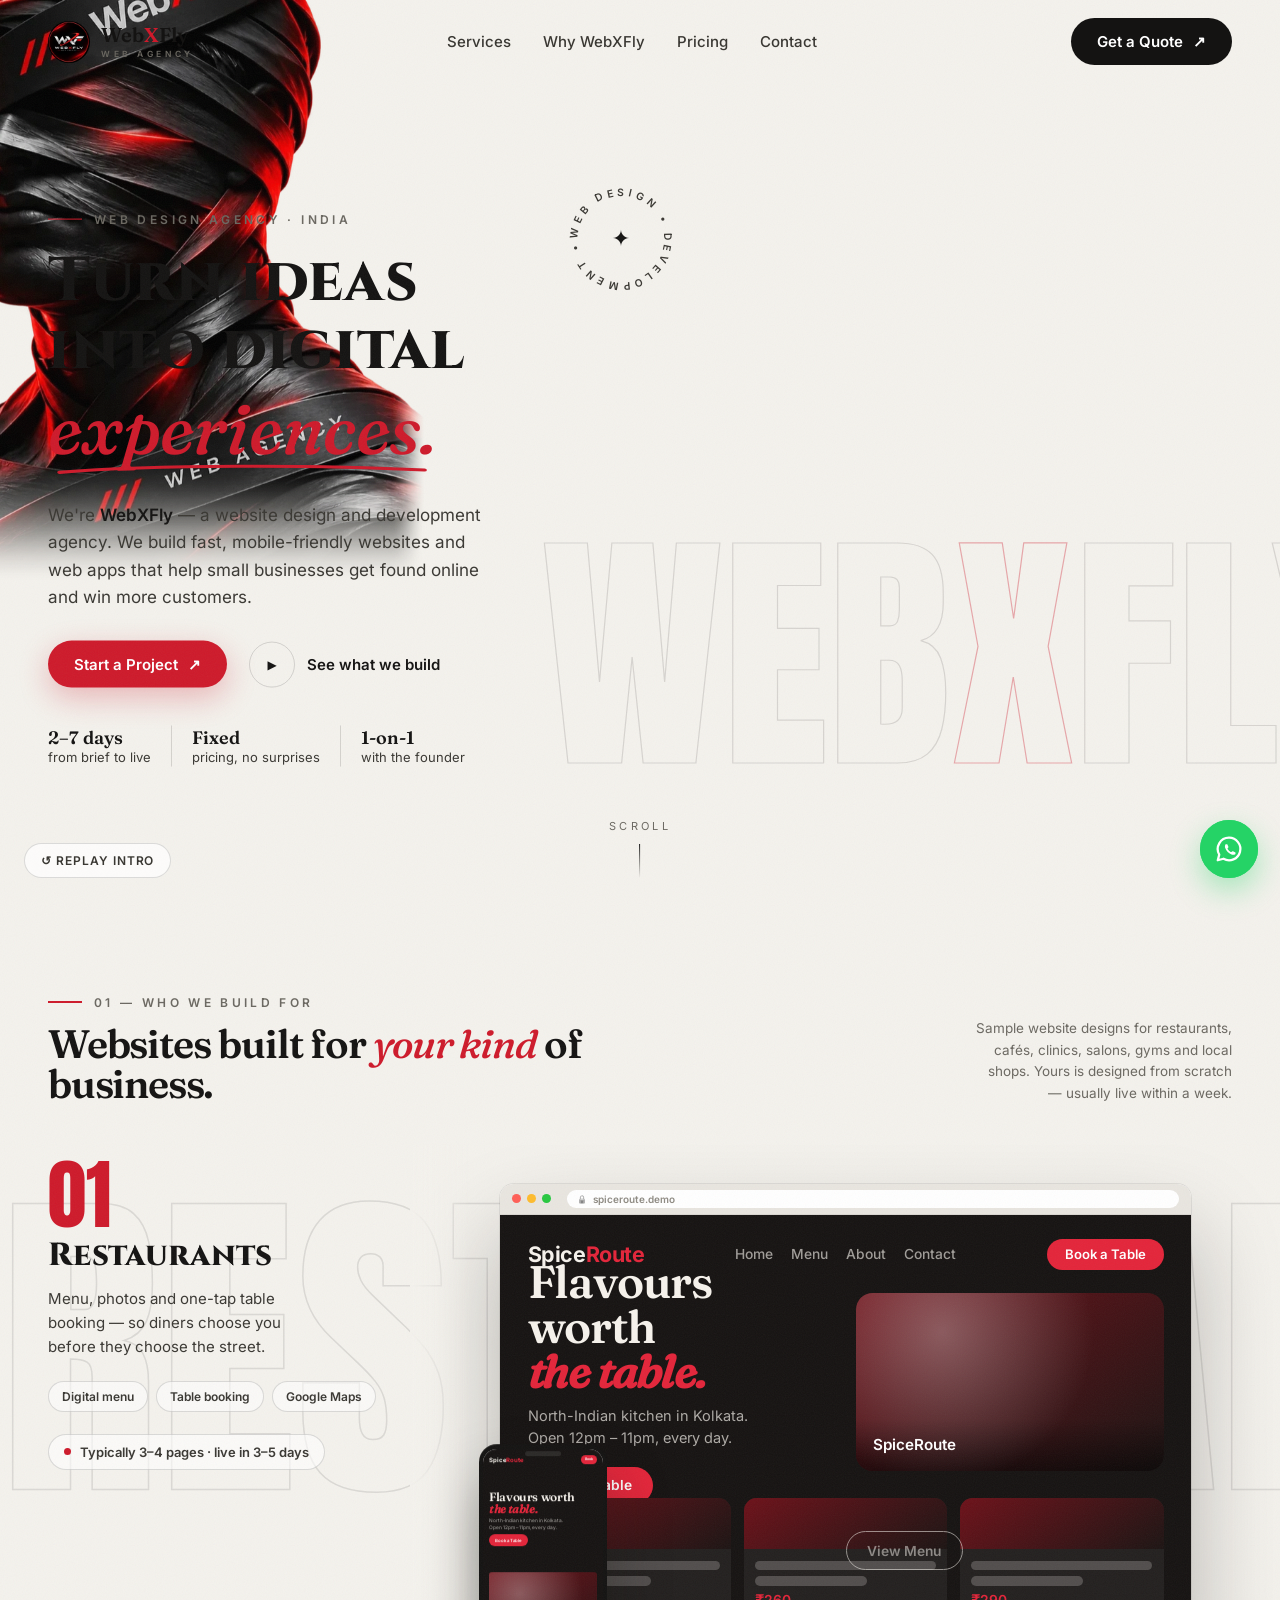
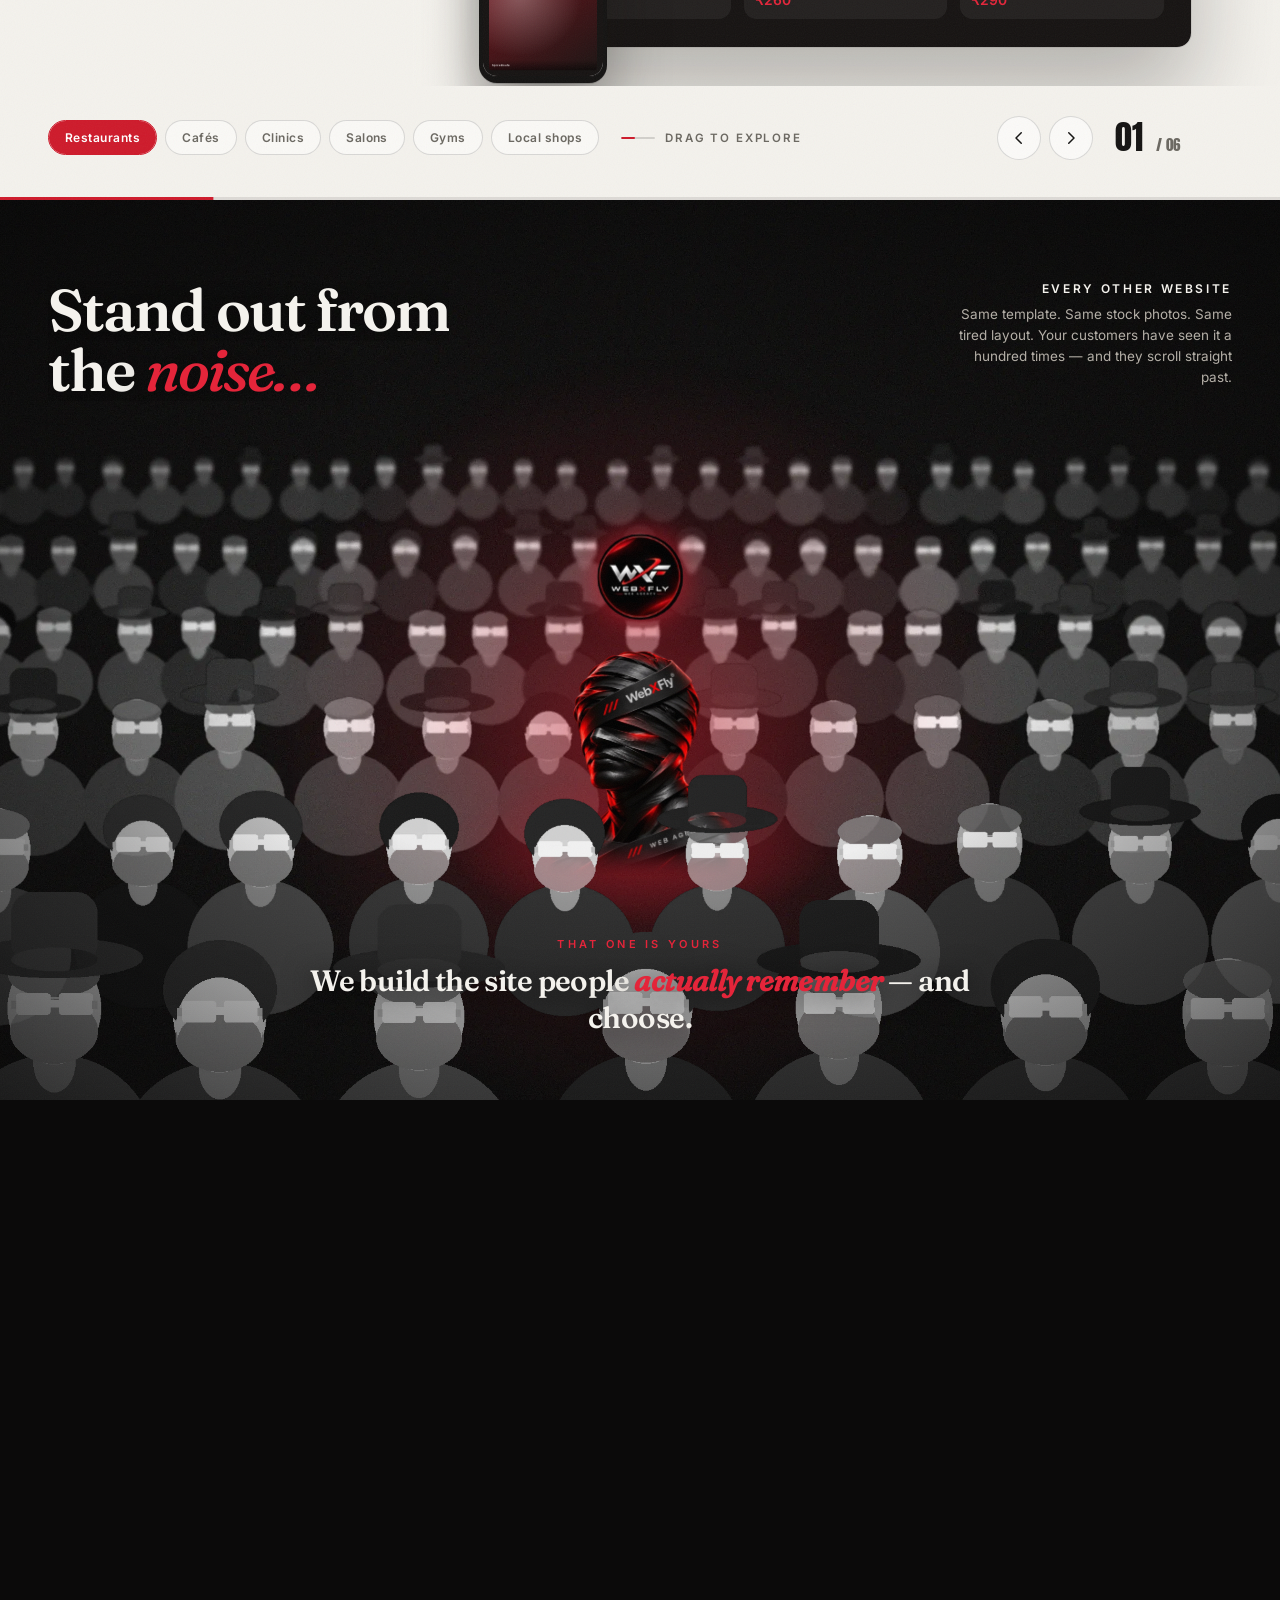
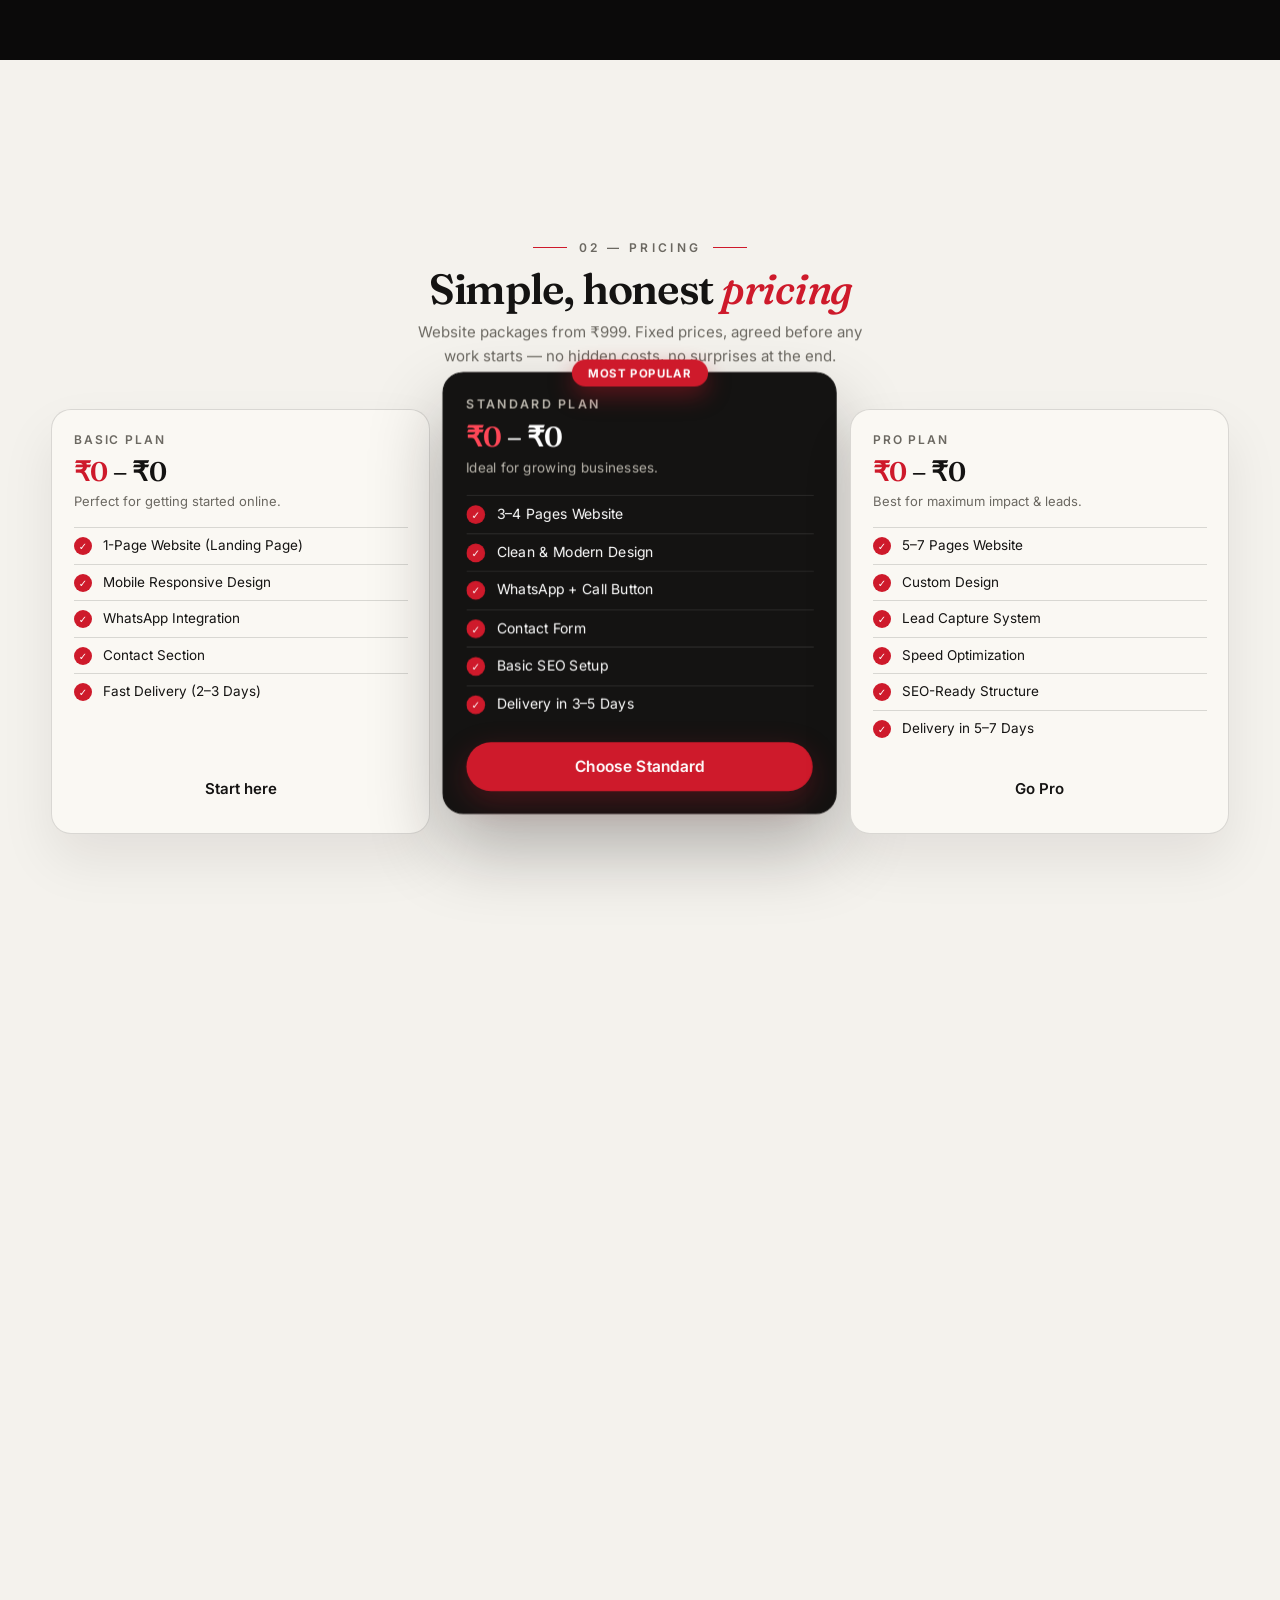
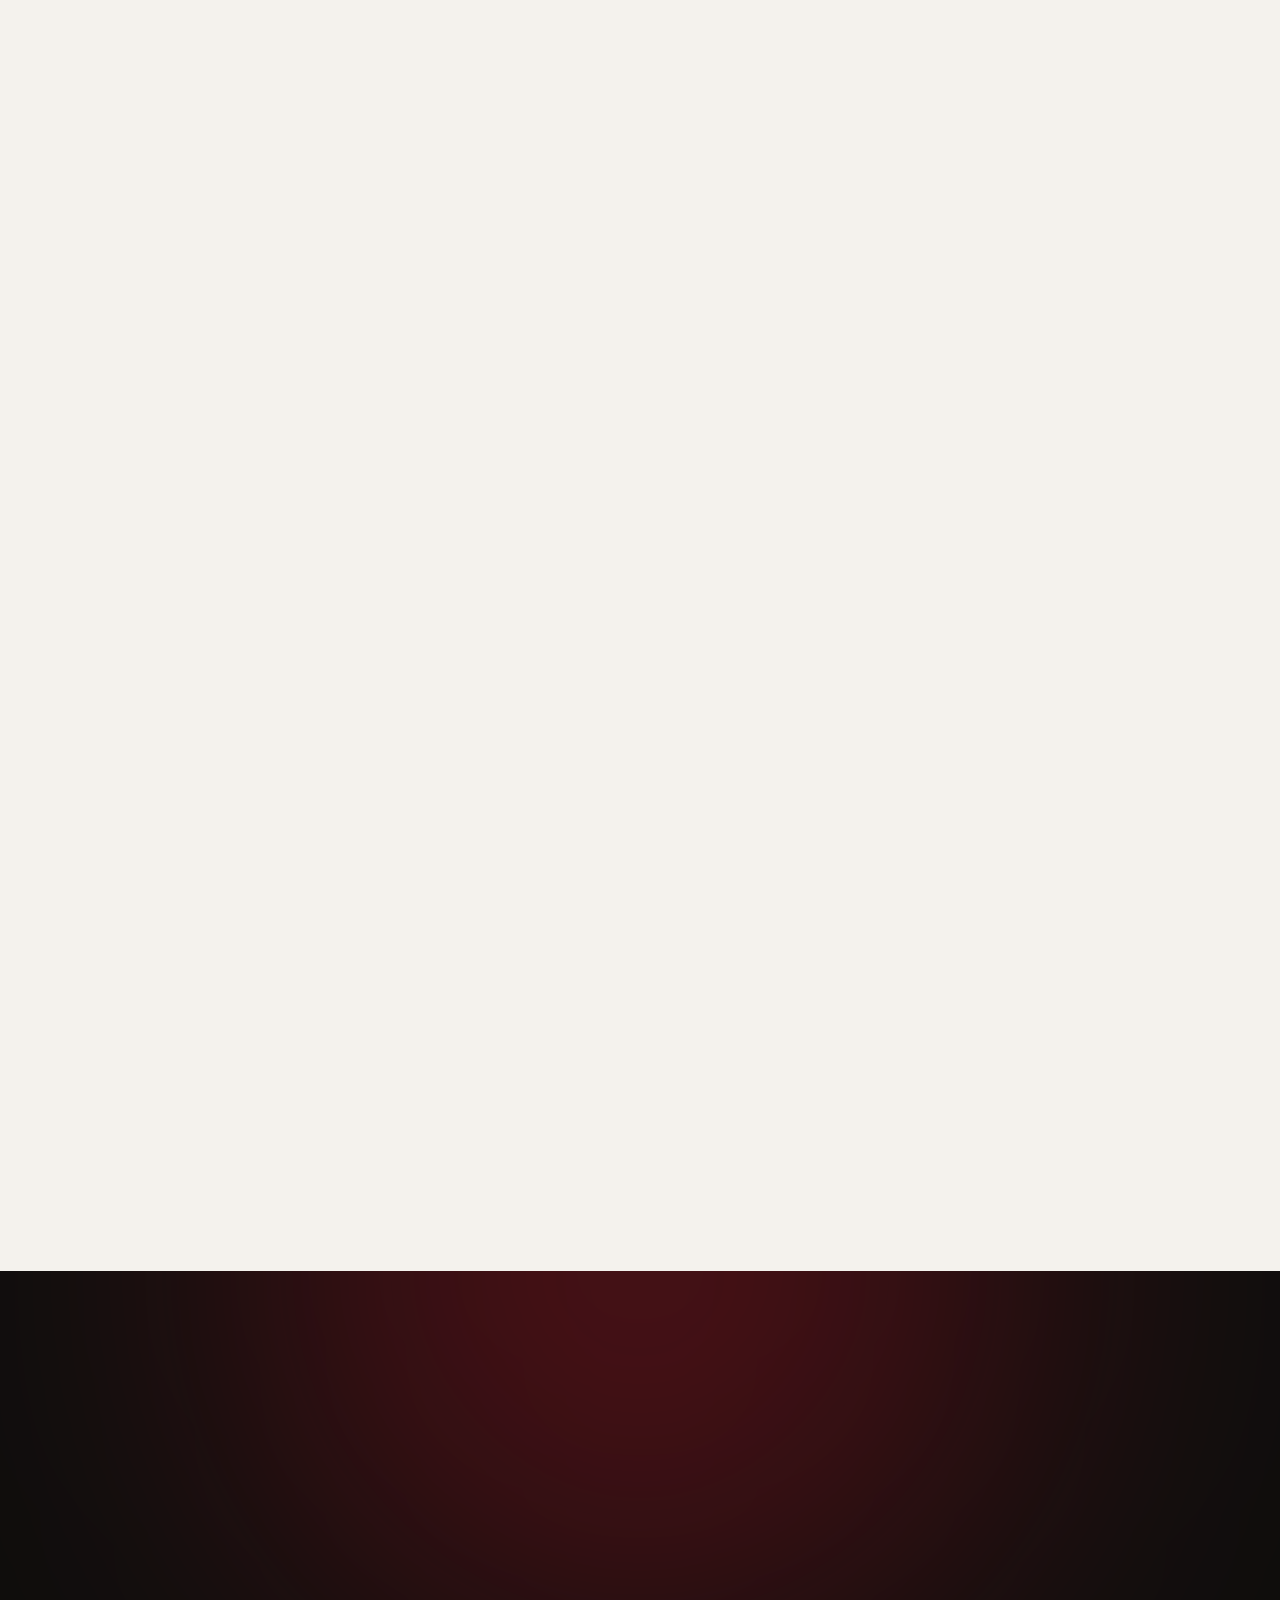
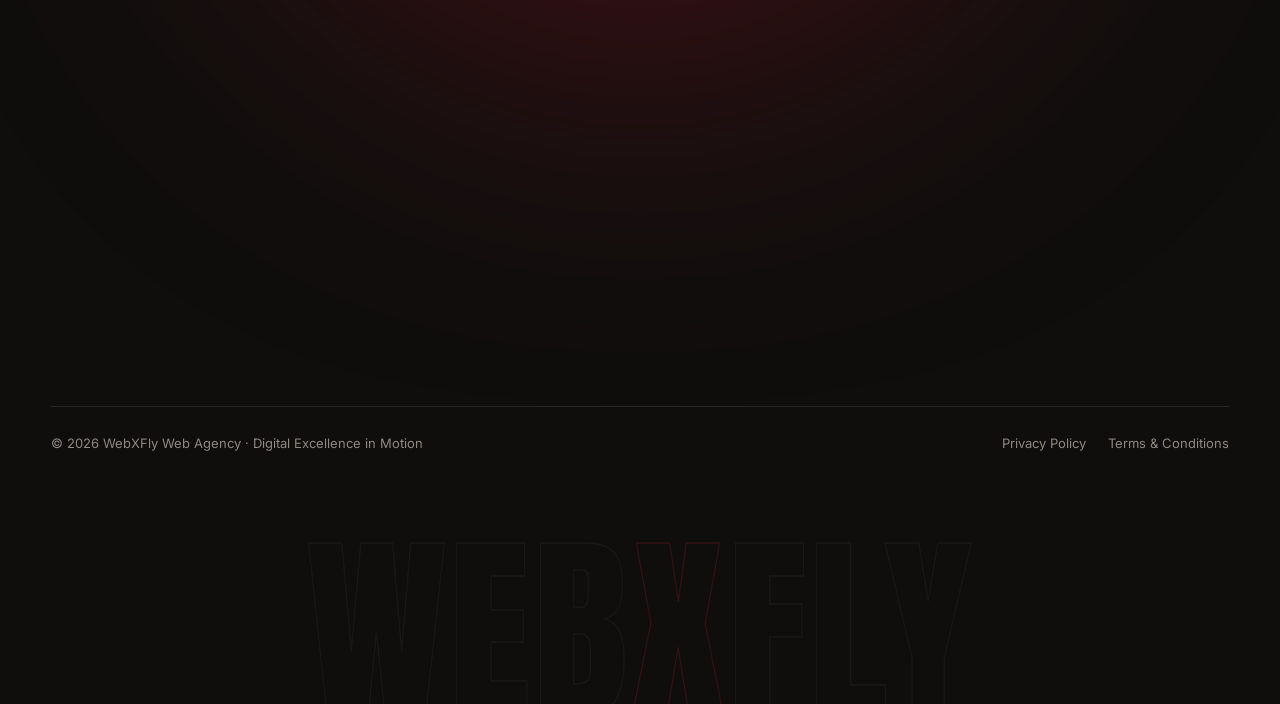
<file: webxfly-website/index.html>
<!DOCTYPE html>
<html lang="en">
<head>
  <meta charset="UTF-8">
  <meta name="viewport" content="width=device-width, initial-scale=1.0">
  <title>WebXFly | Website Design Agency in India — Websites from ₹999</title>
  <meta name="description" content="WebXFly designs fast, mobile-friendly websites for small businesses in India — restaurants, cafés, clinics, salons, gyms and shops. From ₹999, live in 2–7 days.">
  <meta name="robots" content="index, follow, max-image-preview:large">
  <link rel="canonical" href="https://webxfly.vercel.app/">
  <meta name="theme-color" content="#f4f2ed">
  <link rel="icon" href="favicon.ico" sizes="48x48">
  <link rel="icon" href="assets/icon-192.png" type="image/png" sizes="192x192">
  <link rel="manifest" href="site.webmanifest">
  <link rel="apple-touch-icon" href="assets/apple-touch-icon.png">

  <!-- Link previews on WhatsApp / social. If you move to your own domain, update every webxfly.vercel.app on this page, in sitemap.xml and in robots.txt. -->
  <meta property="og:type" content="website">
  <meta property="og:site_name" content="WebXFly">
  <meta property="og:locale" content="en_IN">
  <meta property="og:url" content="https://webxfly.vercel.app/">
  <meta property="og:title" content="WebXFly — Website Design Agency in India">
  <meta property="og:description" content="Fast, mobile-friendly websites for small businesses. Fixed prices from ₹999, live in 2–7 days.">
  <meta property="og:image" content="https://webxfly.vercel.app/assets/og.jpg">
  <meta property="og:image:width" content="1200">
  <meta property="og:image:height" content="630">
  <meta property="og:image:alt" content="WebXFly — Website Design Agency">
  <meta name="twitter:card" content="summary_large_image">
  <meta name="twitter:title" content="WebXFly — Website Design Agency in India">
  <meta name="twitter:description" content="Fast, mobile-friendly websites for small businesses. Fixed prices from ₹999, live in 2–7 days.">
  <meta name="twitter:image" content="https://webxfly.vercel.app/assets/og.jpg">

  <!-- Structured data: helps Google show your business name, prices and contact in search -->
  <script type="application/ld+json">
  {
    "@context": "https://schema.org",
    "@graph": [
      {
        "@type": "WebSite",
        "@id": "https://webxfly.vercel.app/#website",
        "url": "https://webxfly.vercel.app/",
        "name": "WebXFly",
        "inLanguage": "en-IN",
        "publisher": { "@id": "https://webxfly.vercel.app/#business" }
      },
      {
        "@type": "ProfessionalService",
        "@id": "https://webxfly.vercel.app/#business",
        "name": "WebXFly",
        "alternateName": "WebXFly Web Agency",
        "slogan": "Digital Excellence in Motion",
        "description": "Website design and development agency in India building fast, mobile-friendly websites, landing pages and web apps for small businesses and startups.",
        "url": "https://webxfly.vercel.app/",
        "logo": "https://webxfly.vercel.app/assets/icon-512.png",
        "image": "https://webxfly.vercel.app/assets/og.jpg",
        "telephone": "+91-8609894860",
        "priceRange": "₹999–₹3,499",
        "currenciesAccepted": "INR",
        "address": { "@type": "PostalAddress", "addressCountry": "IN" },
        "areaServed": { "@type": "Country", "name": "India" },
        "knowsAbout": ["Website design", "Web development", "Landing pages", "Web apps", "Website maintenance"],
        "contactPoint": [
          {
            "@type": "ContactPoint",
            "telephone": "+91-8609894860",
            "contactType": "sales",
            "areaServed": "IN",
            "availableLanguage": ["English", "Hindi"]
          },
          {
            "@type": "ContactPoint",
            "telephone": "+91-9641584430",
            "contactType": "customer service",
            "areaServed": "IN",
            "availableLanguage": ["English", "Hindi"]
          }
        ],
        "hasOfferCatalog": {
          "@type": "OfferCatalog",
          "name": "Website design packages",
          "itemListElement": [
            { "@type": "Offer", "name": "Basic Website", "itemOffered": { "@type": "Service", "name": "Basic website design" },
              "priceSpecification": { "@type": "PriceSpecification", "minPrice": 999, "maxPrice": 1499, "priceCurrency": "INR" } },
            { "@type": "Offer", "name": "Standard Website", "itemOffered": { "@type": "Service", "name": "Standard business website" },
              "priceSpecification": { "@type": "PriceSpecification", "minPrice": 1999, "maxPrice": 2499, "priceCurrency": "INR" } },
            { "@type": "Offer", "name": "Pro Website", "itemOffered": { "@type": "Service", "name": "Pro custom website" },
              "priceSpecification": { "@type": "PriceSpecification", "minPrice": 2999, "maxPrice": 3499, "priceCurrency": "INR" } }
          ]
        }
      }
    ]
  }
  </script>

  <link rel="preload" as="image" href="assets/figure.webp" imagesrcset="assets/figure-820.webp 820w, assets/figure.webp 1056w" imagesizes="(max-width: 760px) 90vw, 50vw" fetchpriority="high">
  <link rel="stylesheet" href="css/style.css">
  <link rel="stylesheet" href="css/industries.css">
  <link rel="stylesheet" href="css/standout.css">
  <link rel="stylesheet" href="css/pricing.css">
  <link rel="stylesheet" href="css/site.css">
</head>
<body>

  <a class="skip" href="#indSec">Skip to content</a>
  <div class="progress" id="progress" aria-hidden="true"></div>
  <div class="cursor" id="cursor" aria-hidden="true"></div>

  <!-- ========== NAV ========== -->
  <header class="nav is-hidden" id="nav">
    <div class="container nav__inner">
      <a href="#" class="brand" aria-label="WebXFly — back to top">
        <img src="assets/logo-120.webp" alt="" width="42" height="42">
        <span class="brand__text">Web<span class="red">X</span>Fly<small>WEB AGENCY</small></span>
      </a>
      <nav class="nav__links" aria-label="Main">
        <a href="#indSec">Services</a>
        <a href="#soSec">Why WebXFly</a>
        <a href="#prPin">Pricing</a>
        <a href="#contact">Contact</a>
      </nav>
      <a href="https://wa.me/918609894860?text=Hi%20WebXFly%21%20I%27d%20like%20a%20quote%20for%20a%20website." target="_blank" rel="noopener noreferrer" class="btn btn--dark nav__cta">Get a Quote <span class="btn__arrow">↗</span></a>
    </div>
  </header>

  <!-- ========== HERO ==========
       Intro timeline (see js/hero.js):
       0  loader counts 000 → 100
       1  "WELCOME TO / WEBXFLY" rises in
       2  WEB and FLY part, X becomes a giant outline, sculpture rises into the gap
       3  wordmark leaves, sculpture glides right
       4  headline, copy, buttons and nav settle in                                     -->
  <section class="hero" id="hero">

    <!-- Stage 0: VFX layer — dial rings, motion-trail X's, impact flash, shockwaves, sparks -->
    <div class="xfx" id="xfx" aria-hidden="true">
      <!-- three layers so the spinning parts only rotate (cheap) instead of being redrawn every frame -->
      <svg class="xring xr-ticks" viewBox="0 0 100 100"><circle class="ticks" cx="50" cy="50" r="49" pathLength="120"/></svg>
      <svg class="xring xr-arc" viewBox="0 0 100 100"><circle class="track" cx="50" cy="50" r="45"/><circle class="arc" cx="50" cy="50" r="45" pathLength="1"/></svg>
      <svg class="xring xr-orb" viewBox="0 0 100 100"><circle class="tail" cx="50" cy="50" r="45" pathLength="1"/><circle class="dot" cx="50" cy="5" r="1.6"/></svg>
      <i class="xglow"></i><span class="xtrail t1">X</span><span class="xtrail t2">X</span><span class="xtrail t3">X</span>
      <i class="xflash"></i><i class="xwave"></i><i class="xwave w2"></i>
      <div class="xsparks" id="xsparks"></div>
    </div>

    <!-- Stage 1–3: wordmark -->
    <div class="intro" id="intro" aria-hidden="true">
      <div class="intro__welcome" id="welcome"></div>
      <div class="intro__word" id="word"></div>
    </div>

    <!-- Faint outlined wordmark behind the settled sculpture -->
    <div class="ghost" id="ghost" aria-hidden="true">WEB<i>X</i>FLY</div>

    <!-- Stage 4: content -->
    <div class="hero__content">
      <p class="kicker"><span>WEB DESIGN AGENCY · INDIA</span></p>
      <h1 class="title">
        <span class="line"><span>Turn ideas</span></span>
        <span class="line"><span>into digital</span></span>
        <span class="line"><span><em>experiences.<svg viewBox="0 0 300 20" preserveAspectRatio="none" aria-hidden="true"><path d="M3 14 C 80 4, 210 4, 297 11"/></svg></em></span></span>
      </h1>
      <p class="lead">We're <b>WebXFly</b> — a website design and development agency. We build fast, <span class="nw">mobile-friendly</span> websites and web apps that help small businesses get found online and win more customers.</p>
      <div class="actions">
        <a href="https://wa.me/918609894860?text=Hi%20WebXFly%21%20I%27d%20like%20a%20website%20for%20my%20business." target="_blank" rel="noopener noreferrer" class="btn btn--red magnetic" id="ctaMain">Start a Project <span class="btn__arrow">↗</span></a>
        <a href="#indSec" class="play"><span class="play__circle">▶</span> See what we build</a>
      </div>
      <div class="trust">
        <p class="trust__item"><b>2–7 days</b>from brief to live</p>
        <p class="trust__item"><b>Fixed</b>pricing, no surprises</p>
        <p class="trust__item"><b><span class="nw">1-on-1</span></b>with the founder</p>
      </div>
    </div>

    <!-- The sculpture -->
    <div class="figure" id="figure">
      <div class="figure__float" id="figFloat">
        <img src="assets/figure.webp" srcset="assets/figure-820.webp 820w, assets/figure.webp 1056w" sizes="(max-width: 760px) 90vw, 50vw" alt="WebXFly sculpture wrapped in black and red ribbons" id="figImg" width="1056" height="1400" fetchpriority="high">
      </div>
    </div>

    <!-- Rotating badge -->
    <div class="badge" id="badge" aria-hidden="true">
      <svg viewBox="0 0 120 120"><defs><path id="badgeCircle" d="M60,60 m-44,0 a44,44 0 1,1 88,0 a44,44 0 1,1 -88,0"/></defs>
        <text><textPath href="#badgeCircle" textLength="272" lengthAdjust="spacing">WEB DESIGN • DEVELOPMENT • </textPath></text></svg>
      <span class="badge__star">✦</span>
    </div>

    <!-- Loader -->
    <div class="loader" id="loader"><small>LOADING</small><span id="count">000</span></div>
    <div class="loader__bar"></div>

    <div class="scroll-cue">SCROLL</div>
    <button class="intro-btn" id="introBtn" type="button">Skip intro</button>
  </section>

  <!-- ========== 01 · WHO WE BUILD FOR ========== -->
  <section class="ind-sec" id="indSec" data-at="0" tabindex="-1" aria-label="Who we build for — sample websites. Swipe, drag or use the arrow keys">
    <div class="ind-stage" id="indStage">
  
      <div class="ghost-word" id="ghostWord"></div>
  
      <div class="ind-head">
        <div>
          <p class="kick">01 — WHO WE BUILD FOR</p>
          <h2>Websites built for <em>your kind</em> of business.</h2>
        </div>
        <p class="note">Sample website designs for restaurants, cafés, clinics, salons, gyms and local shops. Yours is designed from scratch — usually live within a week.</p>
      </div>
  
      <div class="rail-wrap"><div class="rail" id="rail"></div></div>
      <div class="copy" id="copy"></div>
  
      <div class="ind-foot">
        <div class="chips" id="chips"></div>
        <p class="ind-hint" id="indHint" aria-hidden="true"><span class="ind-hint__hand"></span><span id="indHintText">Drag to explore</span></p>
        <div class="ind-arrows">
          <button class="ind-arrow" id="indPrev" type="button" aria-label="Previous business type"><svg viewBox="0 0 24 24" aria-hidden="true"><path d="M15 5l-7 7 7 7" fill="none" stroke="currentColor" stroke-width="2" stroke-linecap="round" stroke-linejoin="round"/></svg></button>
          <button class="ind-arrow" id="indNext" type="button" aria-label="Next business type"><svg viewBox="0 0 24 24" aria-hidden="true"><path d="M9 5l7 7-7 7" fill="none" stroke="currentColor" stroke-width="2" stroke-linecap="round" stroke-linejoin="round"/></svg></button>
        </div>
        <div class="counter"><span class="win"><span class="strip" id="counterWin"></span></span><span class="of">/ 06</span></div>
      </div>
      <div class="ind-bar"><i id="indBar"></i></div>
  
    </div>
  </section>

  <!-- ========== WHY WEBXFLY · STAND OUT FROM THE NOISE ========== -->
  <section class="so-sec" id="soSec" data-dark data-at="0.62">
    <div class="so-stage">
  
      <div class="scene" id="scene">
        <!-- CROWD PLATE — placeholder illustration; swap crowd-back.webp / crowd-front.webp for a licensed photo -->
        <img class="plate back" src="assets/crowd-back.webp" alt="A cinema audience, all looking the same way" width="2560" height="1440" loading="lazy" decoding="async">
  
        <!-- the one that's yours -->
        <div class="hero-fig" id="fig">
          <span class="pool" id="pool"></span>
          <span class="glow" id="glow"></span>
          <img src="assets/figure.webp" srcset="assets/figure-820.webp 820w, assets/figure.webp 1056w" sizes="(max-width: 760px) 90vw, 50vw" alt="The WebXFly website standing out from the crowd" width="1056" height="1400" decoding="async">
          <img class="grey" id="figGrey" src="assets/figure-grey.webp" alt="" width="480" height="636" loading="lazy" decoding="async">
          <span class="ping" id="ping"></span>
          <span class="mark" id="mark"><img src="assets/logo-120.webp" alt="WebXFly" width="120" height="120" loading="lazy" decoding="async"></span>
        </div>
  
        <!-- near rows sit in front, so the figure looks seated in the crowd -->
        <img class="plate front" src="assets/crowd-front.webp" alt="" width="2560" height="1440" loading="lazy" decoding="async">
      </div>
  
      <div class="so-head">
        <h2><span class="ln"><span>Stand out from</span></span><span class="ln"><span>the <em>noise…</em></span></span></h2>
        <div class="side">
          <b>Every other website</b>
          <p>Same template. Same stock photos. Same tired layout. Your customers have seen it a hundred times — and they scroll straight past.</p>
        </div>
      </div>
  
      <div class="so-foot">
        <p class="tag" id="fTag">That one is yours</p>
        <h3 id="fH">We build the site people <em>actually remember</em> — and choose.</h3>
      </div>
  
    </div>
  </section>


  <!-- ========== PRICING — the only place money appears on the site ========== -->
  <section class="pr-pin" id="prPin" data-at="0.62">
    <div class="pr-stage">
      <div class="pr-head">
        <p class="pkick" id="prKick">02 — PRICING</p>
        <h2 id="prTitle">Simple, honest <em>pricing</em></h2>
        <p id="prSub">Website packages from ₹999. Fixed prices, agreed before any work starts — no hidden costs, no surprises at the end.</p>
      </div>

      <div class="pcards" id="pcards">
        <article class="pcard">
          <p class="pname">Basic Plan</p>
          <p class="price"><span class="r" data-n="999">₹0</span> – <span data-n="1499">₹0</span></p>
          <p class="blurb">Perfect for getting started online.</p>
          <ul>
            <li><i>✓</i><span><span class="nw">1-Page</span> Website (Landing Page)</span></li>
            <li><i>✓</i>Mobile Responsive Design</li>
            <li><i>✓</i>WhatsApp Integration</li>
            <li><i>✓</i>Contact Section</li>
            <li><i>✓</i>Fast Delivery (2–3 Days)</li>
          </ul>
          <a href="https://wa.me/918609894860?text=Hi%20WebXFly%21%20I%27m%20interested%20in%20the%20Basic%20Plan%20%28%E2%82%B9999%E2%80%93%E2%82%B91%2C499%29." target="_blank" rel="noopener noreferrer" class="btn btn--line">Start here</a>
        </article>

        <article class="pcard feat">
          <span class="pbadge">Most Popular</span>
          <p class="pname">Standard Plan</p>
          <p class="price"><span class="r" data-n="1999">₹0</span> – <span data-n="2499">₹0</span></p>
          <p class="blurb">Ideal for growing businesses.</p>
          <ul>
            <li><i>✓</i>3–4 Pages Website</li>
            <li><i>✓</i>Clean &amp; Modern Design</li>
            <li><i>✓</i>WhatsApp + Call Button</li>
            <li><i>✓</i>Contact Form</li>
            <li><i>✓</i>Basic SEO Setup</li>
            <li><i>✓</i>Delivery in 3–5 Days</li>
          </ul>
          <a href="https://wa.me/918609894860?text=Hi%20WebXFly%21%20I%27m%20interested%20in%20the%20Standard%20Plan%20%28%E2%82%B91%2C999%E2%80%93%E2%82%B92%2C499%29." target="_blank" rel="noopener noreferrer" class="btn btn--red magnetic">Choose Standard</a>
        </article>

        <article class="pcard">
          <p class="pname">Pro Plan</p>
          <p class="price"><span class="r" data-n="2999">₹0</span> – <span data-n="3499">₹0</span></p>
          <p class="blurb">Best for maximum impact &amp; leads.</p>
          <ul>
            <li><i>✓</i>5–7 Pages Website</li>
            <li><i>✓</i>Custom Design</li>
            <li><i>✓</i>Lead Capture System</li>
            <li><i>✓</i>Speed Optimization</li>
            <li><i>✓</i><span><span class="nw">SEO-Ready</span> Structure</span></li>
            <li><i>✓</i>Delivery in 5–7 Days</li>
          </ul>
          <a href="https://wa.me/918609894860?text=Hi%20WebXFly%21%20I%27m%20interested%20in%20the%20Pro%20Plan%20%28%E2%82%B92%2C999%E2%80%93%E2%82%B93%2C499%29." target="_blank" rel="noopener noreferrer" class="btn btn--line">Go Pro</a>
        </article>
      </div>
    </div>
  </section>

  <section class="pr-extras">
    <div class="pr-wrap">
      <div class="pbox reveal">
        <h3>🔄 Monthly Maintenance</h3>
        <span class="tag">₹999 to ₹3499 / month</span>
        <div class="pgrid">
          <div><span>🖥️</span>Website Updates</div>
          <div><span>🐞</span>Bug Fixes</div>
          <div><span>⚙️</span>Minor Changes</div>
          <div><span>📈</span>Performance Monitoring</div>
        </div>
      </div>
      <div class="pbox reveal">
        <h3>➕ <span><span class="nw">Add-On</span> Services</span></h3>
        <div class="prow"><span>Logo Design</span><b>On request</b></div>
        <div class="prow"><span>Banner / Poster (Soft Copy)</span><b>On request</b></div>
        <div class="prow"><span>Extra Page</span><b>₹199 / page</b></div>
      </div>
      <div class="pbox reveal">
        <h3>⚠️ Important Notes</h3>
        <ul class="pnotes">
          <li>Hosting &amp; domain are not included — available at additional cost.</li>
          <li>50% advance, 50% on completion.</li>
          <li>Delivery time starts after we receive all content (text, images, details) from you.</li>
        </ul>
      </div>
      <div class="pbox reveal">
        <h3>👥 Perfect For</h3>
        <div class="pgrid pgrid--gap">
          <div><span>🍽️</span>Restaurants</div>
          <div><span>☕</span>Cafés</div>
          <div><span>✂️</span>Salons</div>
          <div><span>🏪</span>Local Businesses</div>
        </div>
      </div>
    </div>
  </section>

  <!-- ========== CONTACT / FOOTER ========== -->
  <footer class="ft" id="contact" data-dark>
    <div class="ft-wrap">
      <div class="ft-cta reveal">
        <p class="ftkick">Launch your business online</p>
        <h2>Get your website <em>today.</em></h2>
        <p class="sub">Affordable <i></i> Fast <i></i> Professional</p>
        <div class="ft-btns">
          <a href="https://wa.me/918609894860?text=Hi%20WebXFly%21%20I%27d%20like%20a%20website%20for%20my%20business." target="_blank" rel="noopener noreferrer" class="btn wa magnetic"><svg viewBox="0 0 24 24" aria-hidden="true"><path d="M12 3a9 9 0 0 0-7.8 13.5L3 21l4.6-1.2A9 9 0 1 0 12 3Z" fill="none" stroke="currentColor" stroke-width="1.8" stroke-linejoin="round"/><path d="M9 8.6c.2-.5.5-.5.8-.5h.5c.2 0 .4.1.5.4l.7 1.6c.1.2 0 .5-.1.7l-.5.6c-.1.2-.1.4 0 .6.6 1 1.4 1.8 2.4 2.4.2.1.4.1.6 0l.6-.5c.2-.2.5-.2.7-.1l1.6.7c.3.1.4.3.4.5v.5c0 .3 0 .6-.5.8-.6.3-1.4.5-2.3.2-2.6-.8-4.7-2.9-5.5-5.5-.3-.9-.1-1.7.1-2.3Z" fill="currentColor"/></svg> WhatsApp us</a>
          <a href="#contact" class="btn btn--line" data-mail="gmail.com|webxfly26" data-subject="Website enquiry"><svg viewBox="0 0 24 24" aria-hidden="true"><rect x="3" y="5" width="18" height="14" rx="2.5" fill="none" stroke="currentColor" stroke-width="1.8"/><path d="m4 7 8 6 8-6" fill="none" stroke="currentColor" stroke-width="1.8" stroke-linejoin="round"/></svg> Email us</a>
        </div>
      </div>

      <div class="ft-grid">
        <div class="reveal">
          <div class="ft-brand">
            <img src="assets/logo-120.webp" alt="" width="46" height="46" loading="lazy" decoding="async">
            <span><b>Web<span>X</span>Fly</b><small>WEB AGENCY</small></span>
          </div>
          <p class="about">WebXFly is a website design and development agency. We build fast, <span class="nw">mobile-friendly</span> websites and web apps that help small businesses
            across India attract customers and generate leads.</p>
        </div>

        <div class="reveal">
          <h3>Explore</h3>
          <a href="#indSec">Who we build for</a>
          <a href="#soSec">Why WebXFly</a>
          <a href="#prPin">Pricing</a>
          <a href="#contact">Contact</a>
        </div>

        <div class="reveal">
          <h3>Services</h3>
          <ul class="ft-list">
            <li>Landing Pages</li>
            <li>Business Websites</li>
            <li>Custom Websites</li>
            <li>Web Apps</li>
            <li>Website Maintenance</li>
          </ul>
        </div>

        <div class="reveal ft-contact">
          <h3>Get in touch</h3>
          <a href="https://wa.me/918609894860?text=Hi%20WebXFly%21%20I%27d%20like%20a%20website%20for%20my%20business." target="_blank" rel="noopener noreferrer"><i><svg viewBox="0 0 24 24" aria-hidden="true"><path d="M12 3a9 9 0 0 0-7.8 13.5L3 21l4.6-1.2A9 9 0 1 0 12 3Z" fill="none" stroke="currentColor" stroke-width="1.8" stroke-linejoin="round"/><path d="M9 8.6c.2-.5.5-.5.8-.5h.5c.2 0 .4.1.5.4l.7 1.6c.1.2 0 .5-.1.7l-.5.6c-.1.2-.1.4 0 .6.6 1 1.4 1.8 2.4 2.4.2.1.4.1.6 0l.6-.5c.2-.2.5-.2.7-.1l1.6.7c.3.1.4.3.4.5v.5c0 .3 0 .6-.5.8-.6.3-1.4.5-2.3.2-2.6-.8-4.7-2.9-5.5-5.5-.3-.9-.1-1.7.1-2.3Z" fill="currentColor"/></svg></i><span><b>WhatsApp</b>+91&nbsp;86098&nbsp;94860</span></a>
          <a href="tel:+918609894860"><i><svg viewBox="0 0 24 24" aria-hidden="true"><path d="M5 4h3.2l1.5 4-2 1.3a11 11 0 0 0 5 5l1.3-2 4 1.5V17a2 2 0 0 1-2 2A15 15 0 0 1 3 6a2 2 0 0 1 2-2Z" fill="none" stroke="currentColor" stroke-width="1.8" stroke-linejoin="round"/></svg></i><span><b>Call&nbsp;·&nbsp;Line&nbsp;1</b>+91&nbsp;86098&nbsp;94860</span></a>
          <a href="tel:+919641584430"><i><svg viewBox="0 0 24 24" aria-hidden="true"><path d="M5 4h3.2l1.5 4-2 1.3a11 11 0 0 0 5 5l1.3-2 4 1.5V17a2 2 0 0 1-2 2A15 15 0 0 1 3 6a2 2 0 0 1 2-2Z" fill="none" stroke="currentColor" stroke-width="1.8" stroke-linejoin="round"/></svg></i><span><b>Call&nbsp;·&nbsp;Line&nbsp;2</b>+91&nbsp;96415&nbsp;84430</span></a>
          <a href="#contact" data-mail="gmail.com|webxfly26" data-subject="Website enquiry"><i><svg viewBox="0 0 24 24" aria-hidden="true"><rect x="3" y="5" width="18" height="14" rx="2.5" fill="none" stroke="currentColor" stroke-width="1.8"/><path d="m4 7 8 6 8-6" fill="none" stroke="currentColor" stroke-width="1.8" stroke-linejoin="round"/></svg></i><span><b>Email</b><span data-mail-text>Tap to email us</span></span></a>
        </div>
      </div>

      <div class="ft-bottom">
        <p>© 2026 WebXFly Web Agency · Digital Excellence in Motion</p>
        <nav class="ft-legal" aria-label="Legal">
          <a href="privacy.html">Privacy Policy</a>
          <a href="terms.html">Terms &amp; Conditions</a>
        </nav>
      </div>

      <div class="ft-mark" aria-hidden="true">WEB<em>X</em>FLY</div>
    </div>
  </footer>

  <!-- floating WhatsApp button — appears once the intro has finished -->
  <a class="wa-float" id="waFloat" href="https://wa.me/918609894860?text=Hi%20WebXFly%21%20I%27d%20like%20a%20website%20for%20my%20business." target="_blank" rel="noopener noreferrer" aria-label="Chat with WebXFly on WhatsApp"><svg viewBox="0 0 24 24" aria-hidden="true"><path d="M12 3a9 9 0 0 0-7.8 13.5L3 21l4.6-1.2A9 9 0 1 0 12 3Z" fill="none" stroke="currentColor" stroke-width="1.8" stroke-linejoin="round"/><path d="M9 8.6c.2-.5.5-.5.8-.5h.5c.2 0 .4.1.5.4l.7 1.6c.1.2 0 .5-.1.7l-.5.6c-.1.2-.1.4 0 .6.6 1 1.4 1.8 2.4 2.4.2.1.4.1.6 0l.6-.5c.2-.2.5-.2.7-.1l1.6.7c.3.1.4.3.4.5v.5c0 .3 0 .6-.5.8-.6.3-1.4.5-2.3.2-2.6-.8-4.7-2.9-5.5-5.5-.3-.9-.1-1.7.1-2.3Z" fill="currentColor"/></svg></a>

  <script src="js/mail.js"></script>
  <script src="js/motion.js"></script>
  <script src="js/hero.js"></script>
  <script src="js/industries.js"></script>
  <script src="js/standout.js"></script>
  <script src="js/pricing.js"></script>
</body>
</html>
</file>
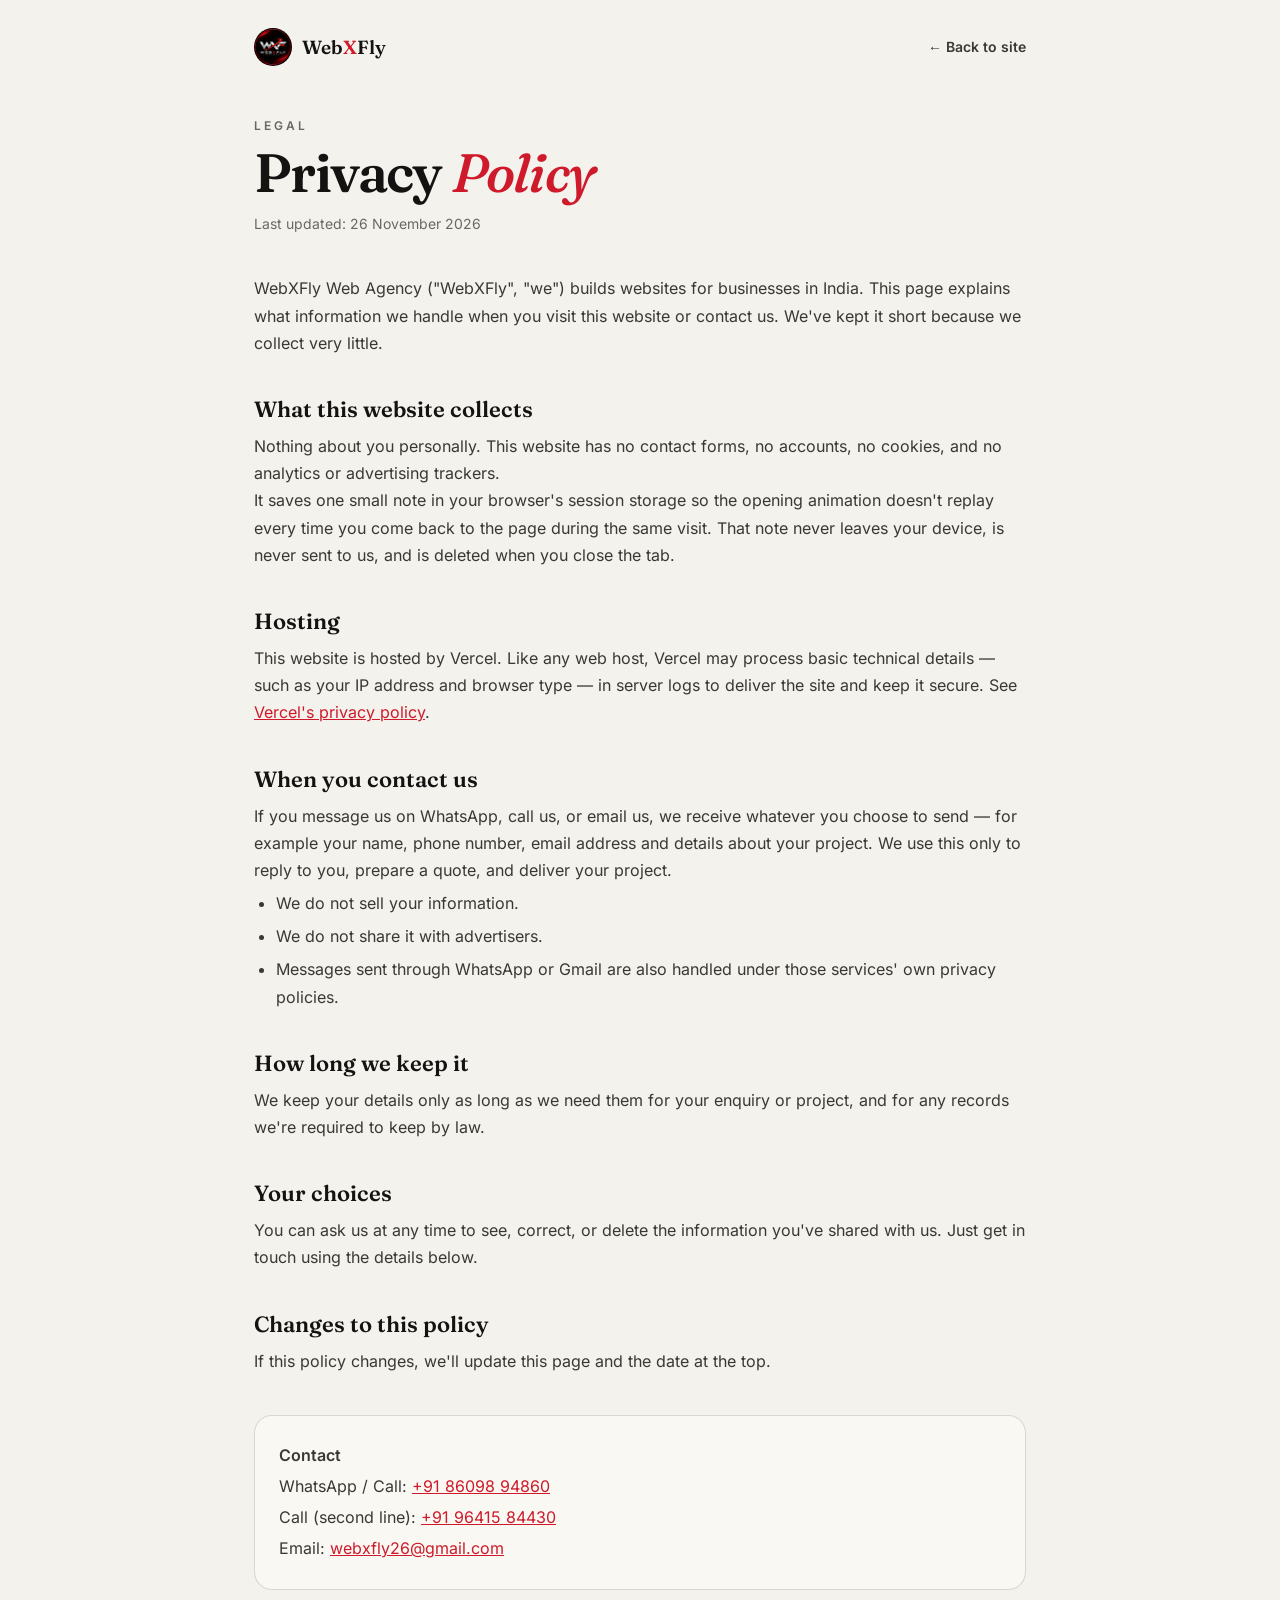
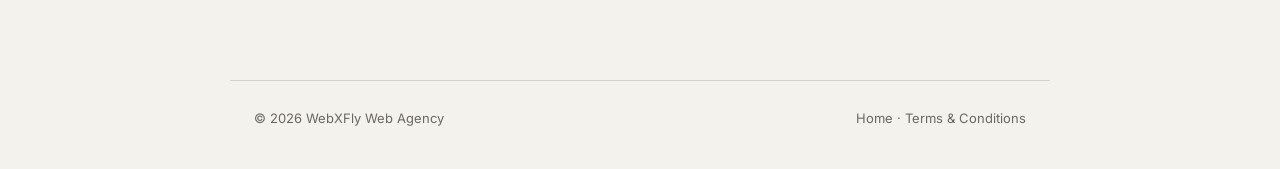
<file: webxfly-website/privacy.html>
<!DOCTYPE html>
<html lang="en">
<head>
  <meta charset="UTF-8">
  <meta name="viewport" content="width=device-width, initial-scale=1.0">
  <title>Privacy Policy — WebXFly</title>
  <meta name="description" content="How WebXFly handles your information. This website uses no cookies, no tracking and no forms.">
  <link rel="canonical" href="https://webxfly.vercel.app/privacy">
  <meta name="theme-color" content="#f4f2ed">
  <link rel="icon" href="favicon.ico" sizes="48x48">
  <link rel="icon" href="assets/icon-192.png" type="image/png" sizes="192x192">
  <link rel="manifest" href="site.webmanifest">
  <link rel="stylesheet" href="css/legal.css">
</head>
<body>
  <div class="top">
    <a class="brand" href="index.html"><img src="assets/logo.png" alt="" width="38" height="38"><span class="wm">Web<em>X</em>Fly</span></a>
    <a class="back" href="index.html">← Back to site</a>
  </div>

  <main>
    <p class="kick">Legal</p>
    <h1>Privacy <em>Policy</em></h1>
    <p class="date">Last updated: 26 November 2026</p>

    <p>WebXFly Web Agency ("WebXFly", "we") builds websites for businesses in India. This page explains what information
      we handle when you visit this website or contact us. We've kept it short because we collect very little.</p>

    <h2>What this website collects</h2>
    <p>Nothing about you personally. This website has no contact forms, no accounts, no cookies, and no analytics or
      advertising trackers.</p>
    <p>It saves one small note in your browser's session storage so the opening animation doesn't replay every time you
      come back to the page during the same visit. That note never leaves your device, is never sent to us, and is
      deleted when you close the tab.</p>

    <h2>Hosting</h2>
    <p>This website is hosted by Vercel. Like any web host, Vercel may process basic technical details — such as your IP
      address and browser type — in server logs to deliver the site and keep it secure. See
      <a href="https://vercel.com/legal/privacy-policy" target="_blank" rel="noopener noreferrer">Vercel's privacy policy</a>.</p>

    <h2>When you contact us</h2>
    <p>If you message us on WhatsApp, call us, or email us, we receive whatever you choose to send — for example your
      name, phone number, email address and details about your project. We use this only to reply to you, prepare a
      quote, and deliver your project.</p>
    <ul>
      <li>We do not sell your information.</li>
      <li>We do not share it with advertisers.</li>
      <li>Messages sent through WhatsApp or Gmail are also handled under those services' own privacy policies.</li>
    </ul>

    <h2>How long we keep it</h2>
    <p>We keep your details only as long as we need them for your enquiry or project, and for any records we're required
      to keep by law.</p>

    <h2>Your choices</h2>
    <p>You can ask us at any time to see, correct, or delete the information you've shared with us. Just get in touch
      using the details below.</p>

    <h2>Changes to this policy</h2>
    <p>If this policy changes, we'll update this page and the date at the top.</p>

    <div class="box">
      <p><b>Contact</b></p>
      <p>WhatsApp / Call: <a href="tel:+918609894860">+91&nbsp;86098&nbsp;94860</a></p>
      <p>Call (second line): <a href="tel:+919641584430">+91&nbsp;96415&nbsp;84430</a></p>
      <p>Email: <a href="#" data-mail="gmail.com|webxfly26" data-subject="Privacy question"><span data-mail-text>tap to email us</span></a></p>
    </div>
  </main>

  <footer>
    <span>© 2026 WebXFly Web Agency</span>
    <span><a href="index.html">Home</a> · <a href="terms.html">Terms &amp; Conditions</a></span>
  </footer>
  <script src="js/mail.js"></script>
</body>
</html>
</file>
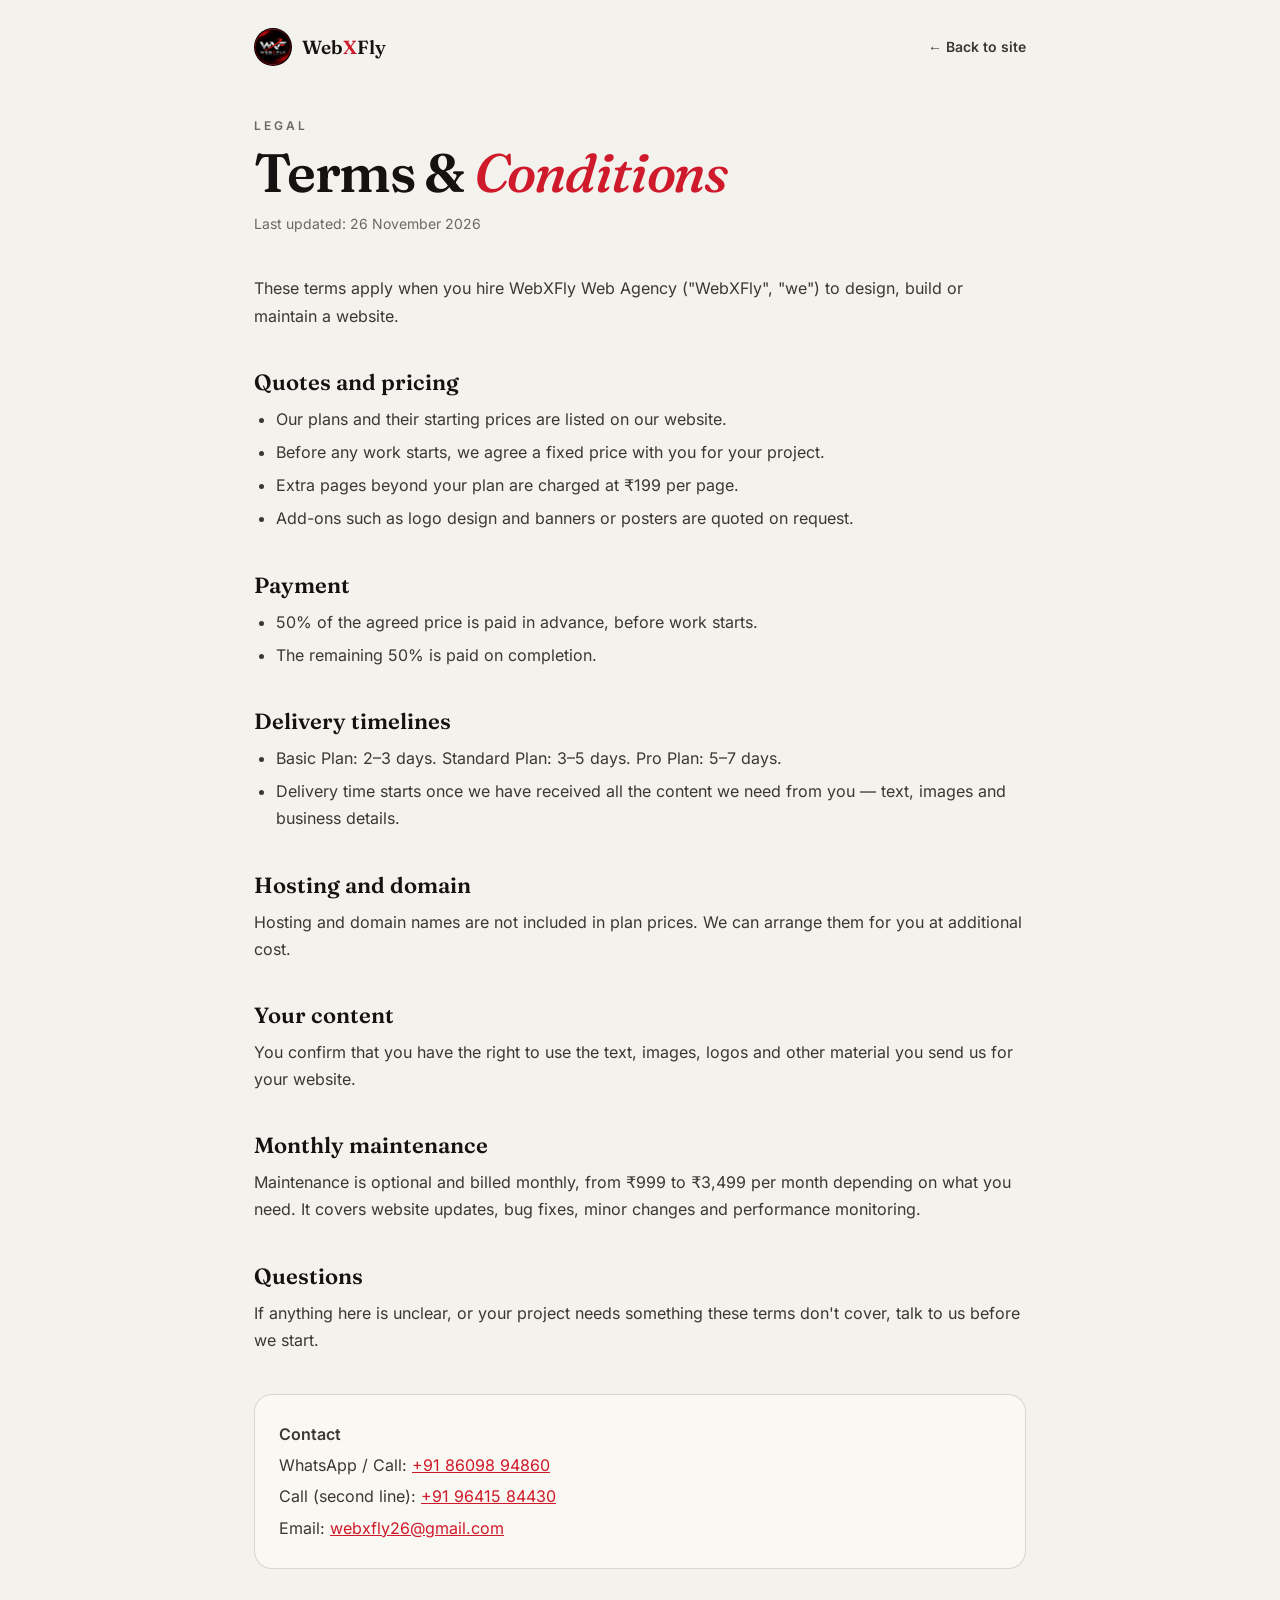
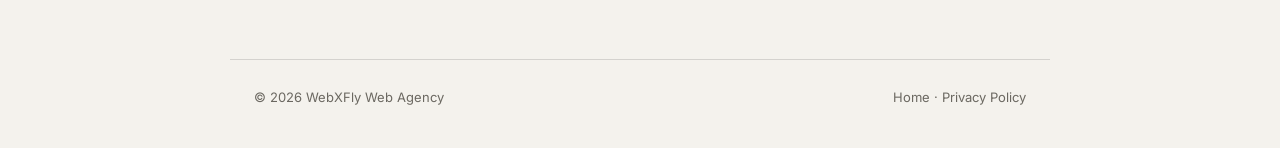
<file: webxfly-website/terms.html>
<!DOCTYPE html>
<html lang="en">
<head>
  <meta charset="UTF-8">
  <meta name="viewport" content="width=device-width, initial-scale=1.0">
  <title>Terms &amp; Conditions — WebXFly Website Design</title>
  <meta name="description" content="Pricing, payment and delivery terms for websites built by WebXFly.">
  <link rel="canonical" href="https://webxfly.vercel.app/terms">
  <meta name="theme-color" content="#f4f2ed">
  <link rel="icon" href="favicon.ico" sizes="48x48">
  <link rel="icon" href="assets/icon-192.png" type="image/png" sizes="192x192">
  <link rel="manifest" href="site.webmanifest">
  <link rel="stylesheet" href="css/legal.css">
</head>
<body>
  <div class="top">
    <a class="brand" href="index.html"><img src="assets/logo.png" alt="" width="38" height="38"><span class="wm">Web<em>X</em>Fly</span></a>
    <a class="back" href="index.html">← Back to site</a>
  </div>

  <main>
    <p class="kick">Legal</p>
    <h1>Terms &amp; <em>Conditions</em></h1>
    <p class="date">Last updated: 26 November 2026</p>

    <p>These terms apply when you hire WebXFly Web Agency ("WebXFly", "we") to design, build or maintain a website.</p>

    <h2>Quotes and pricing</h2>
    <ul>
      <li>Our plans and their starting prices are listed on our website.</li>
      <li>Before any work starts, we agree a fixed price with you for your project.</li>
      <li>Extra pages beyond your plan are charged at ₹199 per page.</li>
      <li><span class="nw">Add-ons</span> such as logo design and banners or posters are quoted on request.</li>
    </ul>

    <h2>Payment</h2>
    <ul>
      <li>50% of the agreed price is paid in advance, before work starts.</li>
      <li>The remaining 50% is paid on completion.</li>
    </ul>

    <h2>Delivery timelines</h2>
    <ul>
      <li>Basic Plan: 2–3 days. Standard Plan: 3–5 days. Pro Plan: 5–7 days.</li>
      <li>Delivery time starts once we have received all the content we need from you — text, images and business details.</li>
    </ul>

    <h2>Hosting and domain</h2>
    <p>Hosting and domain names are not included in plan prices. We can arrange them for you at additional cost.</p>

    <h2>Your content</h2>
    <p>You confirm that you have the right to use the text, images, logos and other material you send us for your website.</p>

    <h2>Monthly maintenance</h2>
    <p>Maintenance is optional and billed monthly, from ₹999 to ₹3,499 per month depending on what you need. It covers
      website updates, bug fixes, minor changes and performance monitoring.</p>

    <h2>Questions</h2>
    <p>If anything here is unclear, or your project needs something these terms don't cover, talk to us before we start.</p>

    <div class="box">
      <p><b>Contact</b></p>
      <p>WhatsApp / Call: <a href="tel:+918609894860">+91&nbsp;86098&nbsp;94860</a></p>
      <p>Call (second line): <a href="tel:+919641584430">+91&nbsp;96415&nbsp;84430</a></p>
      <p>Email: <a href="#" data-mail="gmail.com|webxfly26" data-subject="Question about terms"><span data-mail-text>tap to email us</span></a></p>
    </div>
  </main>

  <footer>
    <span>© 2026 WebXFly Web Agency</span>
    <span><a href="index.html">Home</a> · <a href="privacy.html">Privacy Policy</a></span>
  </footer>
  <script src="js/mail.js"></script>
</body>
</html>
</file>
<file: webxfly-website/css/style.css>
/* ==========================================================
   WebXFly — Hero section
   Everything that moves uses transform/opacity only, so the
   browser can run it on the GPU at a steady 60fps.
   ========================================================== */

/* ---------- Fonts (self-hosted) ---------- */
@font-face{font-family:'Anton';font-weight:400;font-display:swap;src:url(../assets/fonts/anton-latin-400-normal.woff2) format('woff2')}
@font-face{font-family:'Cinzel';font-weight:700;font-display:swap;src:url(../assets/fonts/cinzel-latin-700-normal.woff2) format('woff2')}
@font-face{font-family:'Cinzel';font-weight:800;font-display:swap;src:url(../assets/fonts/cinzel-latin-800-normal.woff2) format('woff2')}
@font-face{font-family:'Fraunces';font-style:italic;font-weight:500;font-display:swap;src:url(../assets/fonts/fraunces-latin-500-italic.woff2) format('woff2')}
@font-face{font-family:'Fraunces';font-weight:600;font-display:swap;src:url(../assets/fonts/fraunces-latin-600-normal.woff2) format('woff2')}
@font-face{font-family:'Inter';font-weight:400;font-display:swap;src:url(../assets/fonts/inter-latin-400-normal.woff2) format('woff2')}
@font-face{font-family:'Inter';font-weight:500;font-display:swap;src:url(../assets/fonts/inter-latin-500-normal.woff2) format('woff2')}
@font-face{font-family:'Inter';font-weight:600;font-display:swap;src:url(../assets/fonts/inter-latin-600-normal.woff2) format('woff2')}
@font-face{font-family:'Inter';font-weight:700;font-display:swap;src:url(../assets/fonts/inter-latin-700-normal.woff2) format('woff2')}

/* ---------- Tokens ---------- */
:root{
  --paper:#f4f2ed;
  --ink:#141312;
  --ink-2:#3a3833;
  --muted:#6b6861;
  --red:#ce1a2b;
  --red-2:#e4253a;
  --line:rgba(20,18,16,.14);
  --maxw:1240px;

  /* motion */
  --out-expo:cubic-bezier(.16,1,.3,1);      /* fast start, soft landing */
  --in-out:cubic-bezier(.65,0,.35,1);       /* smooth glide */
  --spring:cubic-bezier(.34,1.56,.64,1);    /* small overshoot */
}

*{margin:0;padding:0;box-sizing:border-box}
html,body{background:var(--paper)}
body{font-family:'Inter',system-ui,sans-serif;color:var(--ink);line-height:1.6;overflow-x:hidden;-webkit-font-smoothing:antialiased}
a{color:inherit;text-decoration:none}
::selection{background:var(--red);color:#fff}
.container{max-width:var(--maxw);margin:0 auto;padding:0 28px}
.red{color:var(--red)}

/* ---------- Buttons ---------- */
.btn{display:inline-flex;align-items:center;gap:10px;font:600 15px 'Inter';padding:14px 26px;border-radius:999px;cursor:pointer;position:relative;overflow:hidden;white-space:nowrap;transition:transform .35s var(--out-expo),box-shadow .35s,background .25s}
.btn--red{background:var(--red);color:#fff;box-shadow:0 10px 30px rgba(206,26,43,.28)}
.btn--red:hover{background:var(--red-2);box-shadow:0 18px 44px rgba(206,26,43,.38)}
.btn--dark{background:var(--ink);color:#fff}
.btn--dark:hover{background:#000}
.btn::after{content:"";position:absolute;inset:0 auto 0 -60%;width:45%;background:linear-gradient(100deg,transparent,rgba(255,255,255,.45),transparent);transform:skewX(-18deg);transition:left .7s var(--in-out)}
.btn:hover::after{left:130%}
.btn__arrow{display:inline-block;transition:transform .3s var(--out-expo)}
.btn:hover .btn__arrow{transform:translate(3px,-3px)}

/* ---------- Nav ---------- */
.nav{position:fixed;inset:0 0 auto;z-index:50;padding:18px 0;transition:opacity .9s ease,transform .9s var(--out-expo)}
.nav.is-hidden{opacity:0;transform:translateY(-24px);pointer-events:none}
.nav__inner{display:flex;align-items:center;justify-content:space-between;gap:20px}
.brand{display:flex;align-items:center;gap:11px}
.brand img{width:42px;height:42px;border-radius:50%}
.brand__text{font:600 20px/1 'Fraunces',serif}
.brand__text small{display:block;font:600 8.5px 'Inter';letter-spacing:.42em;color:var(--muted);margin-top:4px}
.nav__links{display:flex;gap:32px}
.nav__links a{font-size:15px;font-weight:500;color:var(--ink-2);position:relative;display:inline-flex;align-items:center;gap:7px}
.nav__links a.is-active::before{content:"";width:6px;height:6px;border-radius:50%;background:var(--red)}
.nav__links a::after{content:"";position:absolute;left:0;bottom:-6px;height:2px;width:100%;background:var(--red);transform:scaleX(0);transform-origin:right;transition:transform .4s var(--out-expo)}
.nav__links a:hover::after{transform:scaleX(1);transform-origin:left}

/* ---------- Cursor ---------- */
.cursor{position:fixed;left:0;top:0;width:34px;height:34px;margin:-17px 0 0 -17px;border:1.5px solid var(--red);border-radius:50%;pointer-events:none;z-index:100;opacity:0;transition:opacity .3s,width .3s var(--out-expo),height .3s var(--out-expo),margin .3s var(--out-expo),background .3s;will-change:transform}
.cursor.is-on{opacity:.8}
.cursor.is-hover{width:58px;height:58px;margin:-29px 0 0 -29px;background:rgba(206,26,43,.1)}
@media (hover:none){.cursor{display:none}}

/* ==========================================================
   HERO
   ========================================================== */
.hero{position:relative;height:100vh;height:100svh;min-height:620px;overflow:hidden;background:var(--paper)}
/* paper grain — static layer, no blend mode (cheap to composite) */
.hero::after{content:"";position:absolute;inset:0;z-index:8;pointer-events:none;opacity:.05;
  background-image:url("data:image/svg+xml;utf8,<svg xmlns='http://www.w3.org/2000/svg' width='160' height='160'><filter id='n'><feTurbulence type='fractalNoise' baseFrequency='.9' numOctaves='2' stitchTiles='stitch'/></filter><rect width='100%' height='100%' filter='url(%23n)'/></svg>")}

/* ----- 0 · Loader ----- */
.loader{position:absolute;z-index:6;right:4vw;bottom:calc(5vh + var(--lift,0px));font:400 clamp(40px,6vw,86px)/1 'Anton',sans-serif;transition:opacity .5s,transform .8s var(--in-out)}
.loader small{display:block;font:600 11px 'Inter';letter-spacing:.3em;color:var(--muted);margin-bottom:10px;text-align:right}
.loader__bar{position:absolute;z-index:6;left:0;bottom:var(--lift,0px);width:100%;height:3px;background:var(--ink);transform:scaleX(0);transform-origin:left;transition:transform 1.9s var(--in-out),opacity .5s}
.hero.s0 .loader__bar{transform:scaleX(1)}
.hero.s2 .loader{opacity:0;transform:translateY(40px)}
.hero.s2 .loader__bar{opacity:0}

/* ----- 1 · Wordmark ----- */
.intro{position:absolute;inset:var(--intro-top,50%) 0 auto;z-index:2;text-align:center;pointer-events:none;transform:translate3d(0,-54%,0);transition:transform 1.4s var(--in-out)}
.intro__welcome{display:inline-flex;gap:.9em;font:600 clamp(12px,1.2vw,18px) 'Inter';letter-spacing:.55em;color:var(--ink-2);margin-bottom:1.6vh;transition:opacity .7s,transform .9s var(--out-expo)}
.intro__welcome b{display:inline-block;overflow:hidden;font-weight:600}
.intro__welcome b span{display:inline-block;transform:translate3d(0,110%,0);transition:transform 1s var(--out-expo)}
.hero.s1 .intro__welcome b span{transform:none}
.hero.s2 .intro__welcome{opacity:0;transform:translate3d(0,-30px,0)}

.intro__word{display:flex;justify-content:center;font:400 100px/.9 'Anton',sans-serif;color:var(--ink);white-space:nowrap}
.intro__word .g{display:inline-flex;transition:transform 1.5s var(--in-out),opacity .7s}
.intro__word .ch{display:inline-block;overflow:hidden;padding:.03em .006em}
.intro__word .ch span{display:inline-block;transform:translate3d(0,105%,0);transition:transform 1.1s var(--out-expo),opacity .6s}
.hero.s1 .intro__word .ch span{transform:none}
.intro__word .g--x{color:var(--red);position:relative;z-index:0}
.intro__word .g--x .ch{overflow:visible;transform:translate3d(0,0,0) scale(1) rotate(720deg);transition:transform 1.15s var(--in-out)}
/* 0 · Prelude — chrome-red X spins with motion trails inside a drawing dial, hits with a flash + shockwave, then glides into WEBXFLY */
.hero.x0 .intro__word .g--x .ch{transform:translate3d(var(--xdx),var(--xdy),0) scale(var(--xs)) rotate(720deg);animation:xspin 1.95s cubic-bezier(.7,0,.2,1) both}
.hero.x0 .intro__word .g--x .ch span,.hero.x1 .intro__word .g--x .ch span{transform:none;color:transparent;-webkit-background-clip:text;background-clip:text;
  background:linear-gradient(118deg,#6d0710 0%,#d3182a 28%,#ff6b77 44%,#fff 50%,#ff6b77 56%,#d3182a 72%,#6d0710 100%) 0 0/300% 100%;-webkit-background-clip:text;animation:xglint 1.1s linear .35s 2 both}
.hero.x0 .intro__word .g--x .ch span{transition:none}
.hero.x1 .intro__word{animation:xshake .45s ease-out}
@keyframes xspin{
  0%{transform:translate3d(var(--xdx),var(--xdy),0) scale(0) rotate(-140deg)}
  14%{transform:translate3d(var(--xdx),var(--xdy),0) scale(calc(var(--xs) * 1.18)) rotate(0deg)}
  100%{transform:translate3d(var(--xdx),var(--xdy),0) scale(var(--xs)) rotate(720deg)}}
@keyframes xglint{from{background-position:100% 0}to{background-position:0 0}}
@keyframes xshake{0%,100%{transform:none}15%{transform:translate3d(-9px,4px,0)}30%{transform:translate3d(8px,-5px,0)}45%{transform:translate3d(-6px,-2px,0)}60%{transform:translate3d(4px,3px,0)}80%{transform:translate3d(-2px,1px,0)}}

.xfx{position:absolute;inset:0 0 auto;height:var(--screen-h,100%);z-index:1;pointer-events:none}
.xfx > *{position:absolute;left:50%;top:50%;translate:-50% -50%}
.xring{width:var(--ring,280px);height:var(--ring,280px);overflow:visible;opacity:0;transition:opacity .6s ease,transform 1.1s var(--out-expo)}
.xring circle{fill:none;vector-effect:non-scaling-stroke}
.xring .ticks{stroke:rgba(17,17,17,.28);stroke-width:7;stroke-dasharray:.12 .88}
.xr-ticks,.xr-orb{will-change:transform}
.xring .track{stroke:rgba(17,17,17,.08);stroke-width:1.5}
.xring .arc{stroke:var(--red);stroke-width:2.5;stroke-dasharray:1;stroke-dashoffset:1;transform:rotate(-90deg);transform-origin:50% 50%}
.xring .tail{stroke:var(--red);stroke-width:6;stroke-linecap:round;stroke-dasharray:.09 .91;stroke-dashoffset:.09;transform:rotate(-90deg);transform-origin:50% 50%;opacity:.35}
.xring .dot{fill:#fff;stroke:var(--red)!important;stroke-width:3}
.hero.x0 .xring{opacity:1}
.hero.x0 .xr-ticks{animation:xorbit 7s linear reverse infinite}
.hero.x0 .xring .arc{animation:xdraw 1.9s cubic-bezier(.7,0,.2,1) .1s both}
.hero.x0 .xr-orb{animation:xorbit2 1.9s cubic-bezier(.7,0,.2,1) .1s both}
.hero.x1 .xring{opacity:0;transform:scale(1.8)}
.hero.x1 .loader,.hero.x1 .loader__bar,.hero.s1 .loader,.hero.s1 .loader__bar{opacity:0}
.hero.x1 .loader,.hero.s1 .loader{transform:translateY(40px)}
@keyframes xdraw{from{stroke-dashoffset:1}to{stroke-dashoffset:0}}
@keyframes xorbit{from{transform:rotate(0deg)}to{transform:rotate(360deg)}}
@keyframes xorbit2{from{transform:rotate(0deg)}to{transform:rotate(720deg)}}

/* motion-blur trail: copies of the X that lag behind the spin */
.xtrail{font:400 var(--xfs,200px)/.9 'Anton',sans-serif;padding:.03em .006em;color:var(--red);opacity:0}
.hero.x0 .xtrail{animation:xtrail 1.95s cubic-bezier(.7,0,.2,1) both}
.xtrail.t1{color:rgba(225,29,46,.85);text-shadow:0 0 2px rgba(225,29,46,.9)}
.xtrail.t2,.xtrail.t3{color:transparent}
.xtrail.t2{text-shadow:0 0 5px rgba(225,29,46,.95)}
.xtrail.t3{text-shadow:0 0 10px rgba(225,29,46,.95)}
.hero.x0 .xtrail.t1{animation-delay:.05s;--o:.42}
.hero.x0 .xtrail.t2{animation-delay:.1s;--o:.3}
.hero.x0 .xtrail.t3{animation-delay:.16s;--o:.18}
.xtrail,.xglow{will-change:transform,opacity}
.xglow{width:calc(var(--ring,280px) * .9);height:calc(var(--ring,280px) * .9);border-radius:50%;opacity:0;
  background:radial-gradient(circle,rgba(225,29,46,.28) 0%,rgba(225,29,46,.12) 38%,transparent 68%)}
.hero.x0 .xglow{animation:xglowin .6s ease-out .1s both}
.hero.x1 .xglow{opacity:0;transition:opacity .5s ease}
@keyframes xglowin{from{opacity:0;transform:scale(.4)}to{opacity:1;transform:none}}
@keyframes xtrail{0%{transform:scale(0) rotate(-140deg);opacity:0}14%{transform:scale(1.18) rotate(0deg);opacity:var(--o)}80%{opacity:var(--o)}100%{transform:scale(1) rotate(720deg);opacity:0}}

/* impact: flash, two shockwaves, spark burst */
.xflash{width:calc(var(--ring,280px) * 1.3);height:calc(var(--ring,280px) * 1.3);border-radius:50%;opacity:0;
  background:radial-gradient(circle,rgba(255,255,255,.95) 0%,rgba(255,107,119,.55) 28%,rgba(225,29,46,.18) 50%,transparent 70%)}
.xwave{width:var(--ring,280px);height:var(--ring,280px);border-radius:50%;border:3px solid var(--red);opacity:0}
.xwave.w2{border-width:1px;border-color:var(--ink)}
.hero.x1 .xflash{animation:xflash .7s ease-out both}
.hero.x1 .xwave{animation:xwave 1s cubic-bezier(.1,.7,.2,1) both}
.hero.x1 .xwave.w2{animation-delay:.12s}
@keyframes xflash{0%{opacity:0;transform:scale(.4)}18%{opacity:1;transform:scale(.9)}100%{opacity:0;transform:scale(1.7)}}
@keyframes xwave{0%{opacity:.9;transform:scale(.55)}100%{opacity:0;transform:scale(3.2)}}
.xsparks{width:0;height:0}
.xsparks i{position:absolute;left:-1.5px;top:0;width:3px;height:var(--l);border-radius:3px;background:var(--c);opacity:0;transform-origin:50% 0}
.hero.x1 .xsparks i{animation:xspark .9s cubic-bezier(.05,.75,.2,1) var(--dl) both}
@keyframes xspark{0%{opacity:1;transform:rotate(var(--a)) translateY(var(--r0)) scaleY(1)}70%{opacity:.9}100%{opacity:0;transform:rotate(var(--a)) translateY(var(--d)) scaleY(.15)}}

/* WEB + FLY: letters fly in from scattered 3D positions with blur, then a silver glint runs across them */
.intro__word .g--web .ch,.intro__word .g--fly .ch{overflow:visible;perspective:700px}
.intro__word .g--web .ch span,.intro__word .g--fly .ch span{transform:translate3d(var(--fx),var(--fy),0) rotate(var(--fr)) rotateY(var(--fry)) scale(1.9);opacity:0;filter:blur(16px);
  transition:transform 1.1s cubic-bezier(.16,1.22,.3,1),opacity .45s ease,filter .8s ease}
.hero.s1 .intro__word .g--web .ch span,.hero.s1 .intro__word .g--fly .ch span{transform:none;opacity:1;filter:blur(0);color:transparent;
  background:linear-gradient(105deg,var(--ink) 40%,#d7dbe0 50%,var(--ink) 60%) 100% 0/300% 100% no-repeat;-webkit-background-clip:text;background-clip:text;
  animation:xglint .9s ease-in-out calc(1.25s + var(--i) * .07s) both}
/* split: letters smear like motion blur as WEB and FLY fly apart */
.hero.s2 .intro__word .g--web .ch span{animation:streakL 1.5s var(--in-out)}
.hero.s2 .intro__word .g--fly .ch span{animation:streakR 1.5s var(--in-out)}
@media (max-width:760px){.hero.s2 .intro__word .g--web .ch span,.hero.s2 .intro__word .g--fly .ch span{animation:none}}
@keyframes streakL{0%,100%{transform:none;filter:blur(0)}40%{transform:skewX(14deg) scaleX(1.14);filter:blur(2px)}}
@keyframes streakR{0%,100%{transform:none;filter:blur(0)}40%{transform:skewX(-14deg) scaleX(1.14);filter:blur(2px)}}
.intro__word .g--x .ch span{transition:transform 1.1s var(--out-expo),color .9s,-webkit-text-stroke-color .9s}
/* 2 · X turns into a big outline behind the sculpture */
.hero.s2 .intro__word .g--x{transform:translate3d(var(--x-dx,0px),var(--x-dy,0px),0) scale(var(--x-scale,2.6));opacity:.32}
.hero.s2 .intro__word .g--x .ch span{color:transparent;-webkit-text-stroke:2px var(--red)}
/* 3 · wordmark leaves — soft lift + fade (no hard mask cut) */
.hero.s3 .intro__word .ch span,.hero.s3 .intro__word .g .ch span{transform:translate3d(0,-38%,0);opacity:0;filter:blur(6px);animation:none;transition:transform .9s var(--in-out),opacity .6s ease,filter .6s ease}
.hero.s3 .intro__word .g--x{opacity:0;transform:translate3d(var(--x-dx,0px),var(--x-dy,0px),0) scale(calc(var(--x-scale,2.6) * 1.25)) rotate(-10deg)}

/* ----- The sculpture ----- */
.figure{position:absolute;z-index:2;bottom:0;right:var(--fig-right,3vw);height:var(--fig-h,90vh);pointer-events:none;
  transform:translate3d(var(--fig-x,0px),var(--fig-y,0px),0) scale(var(--fig-s,1));transform-origin:50% 100%;will-change:transform}
.figure.is-rising{transition:transform 1.7s var(--out-expo)}
.figure.is-moving{transition:transform 1.6s var(--in-out)}
.figure__float{height:100%;will-change:transform}       /* parallax + idle float written by JS */
.figure img{height:100%;width:auto;display:block;opacity:var(--fig-o,1);transition:opacity 1s ease;user-select:none}

/* ghost wordmark behind the settled sculpture */
.ghost{position:absolute;z-index:1;bottom:13vh;left:var(--ghost-x,50%);font:400 var(--ghost-size,200px)/1 'Anton',sans-serif;color:transparent;-webkit-text-stroke:1.2px rgba(20,19,18,.13);white-space:nowrap;pointer-events:none;opacity:0;transform:translate3d(0,40px,0);transition:opacity 1.6s .5s ease,transform 1.8s .5s var(--out-expo)}
.ghost i{font-style:normal;-webkit-text-stroke-color:rgba(206,26,43,.35)}
.hero.s4 .ghost{opacity:1;transform:none}

/* ----- 4 · Content ----- */
.hero__content{position:absolute;z-index:3;left:max(28px,calc((100vw - var(--maxw))/2 + 28px));top:50%;transform:translateY(-44%);width:min(600px,48vw)}
.kicker{overflow:hidden;margin-bottom:22px}
.kicker span{display:inline-flex;align-items:center;gap:12px;font:600 12px 'Inter';letter-spacing:.28em;color:var(--muted);transform:translate3d(0,110%,0);transition:transform .9s var(--out-expo)}
.kicker span::before{content:"";width:34px;height:1.5px;background:var(--red)}
.title{font:800 clamp(36px,4.8vw,72px)/1.04 'Cinzel',serif;letter-spacing:.01em;margin-bottom:26px}
.title .line{display:block;overflow:hidden;padding-bottom:.07em}
.title .line>span{display:inline-block;transform:translate3d(0,112%,0) rotate(3deg);transform-origin:0 100%;transition:transform 1.15s var(--out-expo)}
.title .line:nth-child(2)>span{transition-delay:.09s}
.title .line:nth-child(3)>span{transition-delay:.18s}
.title em{font:italic 500 1.14em 'Fraunces',serif;color:var(--red);letter-spacing:-.01em;position:relative;display:inline-block}
.title em svg{position:absolute;left:2%;bottom:-.08em;width:96%;height:.22em;overflow:visible}
.title em path{fill:none;stroke:var(--red);stroke-width:4;stroke-linecap:round;stroke-dasharray:320;stroke-dashoffset:320;transition:stroke-dashoffset 1.2s .85s var(--in-out)}
.lead,.actions,.trust{opacity:0;transform:translate3d(0,20px,0);transition:opacity .9s ease,transform 1s var(--out-expo)}
.lead{font-size:17px;color:var(--ink-2);max-width:440px;margin-bottom:30px;transition-delay:.4s}
.lead b{color:var(--ink);font-weight:600}
.actions{display:flex;align-items:center;gap:22px;flex-wrap:wrap;transition-delay:.55s}
.trust{display:flex;align-items:center;gap:14px;margin-top:38px;transition-delay:.7s}
.hero.s4 .kicker span,.hero.s4 .title .line>span{transform:none}
.hero.s4 .title em path{stroke-dashoffset:0}
.hero.s4 .lead,.hero.s4 .actions,.hero.s4 .trust{opacity:1;transform:none}

.play{display:inline-flex;align-items:center;gap:12px;font-weight:600;font-size:15px}
.play__circle{width:46px;height:46px;border-radius:50%;border:1.5px solid var(--line);display:grid;place-items:center;font-size:12px;transition:background .3s,color .3s,border-color .3s,transform .4s var(--out-expo)}
.play:hover .play__circle{background:var(--ink);color:#fff;border-color:var(--ink);transform:scale(1.08)}

/* rotating badge */
.badge{position:absolute;z-index:3;left:var(--badge-x,60%);top:var(--badge-y,20vh);width:118px;height:118px;transform:scale(0) rotate(-120deg);transition:transform 1.1s .9s var(--spring)}
.hero.s4 .badge{transform:none}
.badge.is-off{display:none}
.badge::before{content:"";position:absolute;inset:10px;border-radius:50%;background:rgba(244,242,237,.9)}
.badge svg{position:relative;width:100%;height:100%;animation:spin 16s linear infinite}
.badge text{font:600 10.5px 'Inter';letter-spacing:2.5px;fill:var(--ink-2)}
.badge__star{position:absolute;inset:0;display:grid;place-items:center;font-size:22px}
@keyframes spin{to{transform:rotate(360deg)}}

/* scroll cue + replay */
.scroll-cue{position:absolute;z-index:3;left:50%;bottom:22px;transform:translateX(-50%);display:flex;flex-direction:column;align-items:center;gap:8px;font-size:11px;letter-spacing:.3em;color:var(--muted);opacity:0;transition:opacity .9s 1.3s}
.scroll-cue::after{content:"";width:1px;height:34px;background:linear-gradient(var(--ink),transparent);transform-origin:top;animation:cue 1.8s var(--in-out) infinite}
@keyframes cue{0%{transform:scaleY(0)}50%{transform:scaleY(1);transform-origin:top}50.1%{transform-origin:bottom}100%{transform:scaleY(0);transform-origin:bottom}}
.hero.s4 .scroll-cue{opacity:1}
.intro-btn{position:absolute;z-index:9;left:24px;bottom:calc(22px + var(--lift,0px));font:600 12px 'Inter';letter-spacing:.08em;text-transform:uppercase;color:var(--ink-2);background:rgba(255,255,255,.7);border:1px solid var(--line);border-radius:999px;padding:9px 16px;cursor:pointer;transition:background .25s,color .25s}
.intro-btn:hover{background:var(--ink);color:#fff}

/* utility: jump to a state with no animation */
.hero.no-anim,.hero.no-anim *{transition:none!important}
/* recording mode (?rec) hides UI chrome */
.is-rec .intro-btn,.is-rec .scroll-cue{display:none}

/* ---------- Mobile ---------- */
@media (max-width:760px){
  .nav__links{display:none}
  .nav__cta{padding:10px 16px;font-size:13px}
  .hero__content{left:20px;right:20px;width:auto;top:92px;transform:none}
  .title{font-size:clamp(30px,8.6vw,46px);margin-bottom:16px}
  .kicker{margin-bottom:14px}
  .lead{font-size:15px;margin-bottom:18px}
  .trust,.scroll-cue,.ghost{display:none}
  .loader{right:20px;bottom:calc(24px + var(--lift,0px))}
  .badge{width:90px;height:90px}
  .kicker span{letter-spacing:.22em}
}

@media (max-width:359px){
  .badge,.brand__text small{display:none}
  .nav__cta{padding:9px 12px;font-size:12px}
  .kicker span{letter-spacing:.14em;font-size:11px}
}

/* Short laptop screens (e.g. 1280×720): tighter spacing so nothing touches the bottom controls */
@media (min-width:761px) and (max-height:800px){
  .hero__content{transform:translateY(-47%)}
  .title{margin-bottom:18px}
  .lead{margin-bottom:22px}
  .trust{margin-top:24px}
}

/* ---------- Reduced motion: show the final state straight away ---------- */
@media (prefers-reduced-motion:reduce){
  .hero *,.hero{transition:none!important;animation:none!important}
}
</file>
<file: webxfly-website/css/industries.css>
/* ==========================================================
   WebXFly — 07 · Who we build for (industry showcase)
   Loads after style.css; fonts, :root tokens and resets
   all come from style.css, so nothing is redefined here.
   ========================================================== */
/* ---------- Section shell ---------- */
.ind-sec{position:relative;background:var(--paper)}
.ind-stage{position:relative;height:100vh;overflow:hidden;touch-action:pan-y;-webkit-user-select:none;user-select:none;outline:none}
.ind-sec{outline:none}
/* one screen tall — the panels move sideways (swipe / drag), not with page scroll */
.ind-sec .ind-stage{min-height:620px;
  /* desktop bands, all derived from the screen height so nothing collides on short laptops:
     heading → (mockup | copy) → controls */
  --ht:max(86px,10.5vh);                          /* heading top (clears the menu bar) */
  --rt:calc(var(--ht) + 150px);                    /* mockup band top */
  --rb:calc(4.5vh + 74px);                         /* mockup band bottom (above the controls) */
  --rh:calc(100svh - var(--rt) - var(--rb))}       /* mockup band height */
.ind-stage::after{content:"";position:absolute;inset:0;z-index:9;pointer-events:none;opacity:.05;
  background-image:url("data:image/svg+xml;utf8,<svg xmlns='http://www.w3.org/2000/svg' width='160' height='160'><filter id='n'><feTurbulence type='fractalNoise' baseFrequency='.9' numOctaves='2' stitchTiles='stitch'/></filter><rect width='100%' height='100%' filter='url(%23n)'/></svg>")}

/* header */
.ind-head h2{max-width:22ch}   /* two lines on desktop, leaves room for the mockup band */
.ind-head{position:absolute;z-index:6;top:var(--ht);left:max(28px,calc((100vw - var(--maxw))/2 + 28px));right:max(28px,calc((100vw - var(--maxw))/2 + 28px));display:flex;justify-content:space-between;align-items:flex-end;gap:30px;pointer-events:none}
.kick{font:600 12px 'Inter';letter-spacing:.28em;color:var(--muted);display:flex;align-items:center;gap:12px}
.kick::before{content:"";width:34px;height:1.5px;background:var(--red)}
.ind-head h2{font:600 clamp(28px,3.1vw,50px)/1.02 'Fraunces',serif;letter-spacing:-.03em;margin-top:14px}
.ind-head h2 em{font-style:italic;font-weight:500;color:var(--red)}
.ind-head .note{max-width:260px;font-size:13.5px;color:var(--muted);text-align:right}

/* giant background word (parallax) */
.ghost-word{position:absolute;z-index:0;top:50%;left:0;white-space:nowrap;font:400 clamp(180px,26vw,380px)/1 'Anton';color:transparent;
  -webkit-text-stroke:1.5px rgba(20,19,18,.11);transform:translate3d(0,-50%,0);will-change:transform;pointer-events:none}

/* ---------- Rail ---------- */
.rail-wrap{position:absolute;z-index:3;top:var(--rt);bottom:var(--rb);left:32vw;right:0;overflow:hidden;cursor:grab}
.ind-stage.is-dragging .rail-wrap,.ind-stage.is-dragging{cursor:grabbing}
.rail-wrap img{-webkit-user-drag:none}
/* soft edge so panels fade out instead of being cut off — a painted fade (much cheaper than a mask while scrolling) */
.rail-wrap::after{content:"";position:absolute;inset:0 auto 0 0;width:7%;z-index:2;pointer-events:none;background:linear-gradient(to right,var(--paper),rgba(244,242,237,0))}
.rail{position:absolute;top:0;left:0;height:100%;display:flex;will-change:transform}
.panel{position:relative;width:68vw;height:100%;flex:none;display:flex;align-items:center;justify-content:center}
/* pinned copy column — always readable while the devices slide past */
.copy{position:absolute;z-index:5;top:max(var(--rt),calc(50% - 190px));left:max(28px,calc((100vw - var(--maxw))/2 + 28px));width:min(27vw,340px)}
.copy .p-meta{position:absolute;top:0;left:0;right:0;will-change:transform,opacity}

/* left column */

.p-num{font:400 clamp(56px,6vw,96px)/1 'Anton';color:var(--red);line-height:.9}
.p-name{font:800 clamp(26px,2.5vw,40px)/1.05 'Cinzel',serif;letter-spacing:.01em;margin:10px 0 14px}
.p-desc{font-size:15px;color:var(--ink-2);max-width:30ch;margin-bottom:22px}
.p-tags{display:flex;flex-wrap:wrap;gap:8px}
.p-tags span{font:600 12px 'Inter';padding:7px 13px;border-radius:99px;border:1px solid var(--line);color:var(--ink-2);background:rgba(255,255,255,.55)}
.p-scope{margin-top:22px;display:inline-flex;align-items:center;gap:9px;font:600 13px 'Inter';color:var(--ink-2);
  background:rgba(255,255,255,.6);border:1px solid var(--line);padding:9px 15px;border-radius:999px}
.p-scope i{width:7px;height:7px;border-radius:50%;background:var(--red);flex:none}

/* right column — device cluster */
.p-devices{position:relative;width:100%;height:100%;display:flex;align-items:center;justify-content:center;perspective:1800px}
.dev{position:relative;transform-style:preserve-3d;will-change:transform}

/* browser */
.browser{width:min(54vw,780px,calc(var(--rh) * 1.3));border-radius:14px;overflow:hidden;background:#fff;box-shadow:0 50px 90px rgba(20,18,16,.28),0 0 0 1px rgba(20,18,16,.08)}
.b-bar{height:clamp(26px,2.4vw,34px);background:#e9e6e0;display:flex;align-items:center;gap:6px;padding:0 12px;border-bottom:1px solid rgba(0,0,0,.07)}
.b-bar i{width:9px;height:9px;border-radius:50%;flex:none}
.b-url{flex:1;margin-left:10px;height:62%;border-radius:99px;background:#fff;display:flex;align-items:center;padding:0 10px;font:600 clamp(8px,.78vw,11px) 'Inter';color:#8f8b83;gap:6px}
.b-url::before{content:"🔒";font-size:.8em;filter:grayscale(1)}

/* phone */
.phone{position:absolute;left:-3%;bottom:-9%;width:clamp(96px,10vw,150px);border-radius:18px;background:#141312;padding:5px 4px 7px;box-shadow:0 36px 60px rgba(20,18,16,.38);will-change:transform}
.phone .scr{border-radius:14px;overflow:hidden;background:#fff}
.phone::after{content:"";position:absolute;left:50%;top:7px;width:28%;height:5px;border-radius:99px;background:#2b2927;transform:translateX(-50%)}

/* ---------- Mini-site (scales with its own width) ---------- */
.ms{container-type:inline-size;background:var(--bg);color:var(--fg);aspect-ratio:16/10;position:relative;overflow:hidden;display:flex;flex-direction:column}
.ms.tall{aspect-ratio:9/17}
.ms-nav{display:flex;align-items:center;justify-content:space-between;padding:3.4cqw 4cqw 0}
.ms-logo{font:700 3.1cqw 'Inter';letter-spacing:-.02em}
.ms-logo em{font-style:normal;color:var(--ac)}
.ms-links{display:flex;gap:2.6cqw;font:500 2cqw 'Inter';opacity:.62}
.ms-cta{font:600 1.9cqw 'Inter';background:var(--ac);color:#fff;padding:1.1cqw 2.6cqw;border-radius:99px}
.ms-body{flex:1;display:flex;gap:3cqw;padding:3.4cqw 4cqw 4cqw;min-height:0}
.ms-left{flex:1;display:flex;flex-direction:column;justify-content:center;gap:1.6cqw}
.ms-h{font:600 6.6cqw/.98 'Fraunces',serif;letter-spacing:-.03em}
.ms-h em{font-style:italic;color:var(--ac)}
.ms-p{font:400 2.1cqw/1.45 'Inter';opacity:.68;max-width:26ch}
.ms-btns{display:flex;gap:1.6cqw;margin-top:1.2cqw}
.ms-btn{font:600 2cqw 'Inter';background:var(--ac);color:#fff;padding:1.5cqw 3cqw;border-radius:99px}
.ms-btn.ghost{background:transparent;color:inherit;border:1px solid currentColor;opacity:.55}
.ms-art{flex:1;border-radius:2.4cqw;background:var(--art);position:relative;overflow:hidden}
.ms-art::after{content:"";position:absolute;inset:0;background:radial-gradient(circle at 28% 22%,rgba(255,255,255,.3),transparent 58%)}
.ms-art b{position:absolute;left:0;right:0;bottom:0;padding:2.4cqw;font:600 2.2cqw 'Inter';color:#fff;background:linear-gradient(transparent,rgba(0,0,0,.55))}
/* strips of cards / list rows */
.ms-row{display:flex;gap:1.8cqw;padding:0 4cqw 4cqw}
.ms-card{flex:1;border-radius:1.8cqw;overflow:hidden;background:var(--card);display:flex;flex-direction:column}
.ms-card .im{height:7.4cqw;background:var(--art)}
.ms-card .tx{padding:1.6cqw;display:flex;flex-direction:column;gap:.9cqw}
.ms-card .tx i{display:block;height:1.4cqw;border-radius:99px;background:currentColor;opacity:.22}
.ms-card .tx i:nth-child(2){width:62%}
.ms-card .tx b{font:600 2cqw 'Inter';color:var(--ac)}
.ms-list{padding:0 4cqw 4cqw;display:flex;flex-direction:column;gap:1.4cqw}
.ms-item{display:flex;align-items:center;justify-content:space-between;gap:2cqw;padding:1.8cqw 2.4cqw;border-radius:1.6cqw;background:var(--card)}
.ms-item span{font:600 2.2cqw 'Inter'}
.ms-item em{font:600 2.2cqw 'Inter';font-style:normal;color:var(--ac)}
.ms-slots{display:flex;gap:1.2cqw;flex-wrap:wrap}
.ms-slots i{font:600 1.9cqw 'Inter';font-style:normal;padding:1.1cqw 2cqw;border-radius:99px;border:1px solid currentColor;opacity:.5}
.ms-slots i.on{background:var(--ac);color:#fff;border-color:var(--ac);opacity:1}

/* phone mini-site tweaks */
.ms.tall .ms-nav{padding:5cqw 5cqw 0}
.ms.tall .ms-links{display:none}
.ms.tall .ms-body{flex-direction:column;padding:5cqw}
.ms.tall .ms-h{font-size:10cqw}
.ms.tall .ms-p{font-size:4cqw}
.ms.tall .ms-btn{font-size:3.6cqw;padding:3cqw 5cqw}
.ms.tall .ms-art{min-height:34cqw}
.ms.tall .ms-logo{font-size:5cqw}
.ms.tall .ms-cta{font-size:3cqw;padding:2cqw 3.4cqw}

/* ---------- Bottom bar ---------- */
.ind-foot{position:absolute;z-index:6;left:max(28px,calc((100vw - var(--maxw))/2 + 28px));right:max(100px,calc((100vw - var(--maxw))/2 + 28px));   /* right: clear of the WhatsApp button */
  bottom:4.5vh;display:flex;align-items:center;justify-content:flex-end;gap:22px}
/* "drag / swipe to explore" — fades away after the first interaction */
.ind-hint{margin-right:auto;white-space:nowrap;display:inline-flex;align-items:center;gap:10px;font:600 11.5px 'Inter';letter-spacing:.16em;text-transform:uppercase;color:var(--muted);transition:opacity .6s ease}
.ind-hint.is-used{opacity:0}
.ind-hint__hand{position:relative;width:34px;height:2px;background:rgba(20,19,18,.15);border-radius:2px;overflow:hidden}
.ind-hint__hand::after{content:"";position:absolute;inset:0;width:40%;background:var(--red);border-radius:2px;animation:indHint 1.8s var(--in-out) infinite}
@keyframes indHint{0%{transform:translateX(-100%)}60%,100%{transform:translateX(250%)}}
/* previous / next */
.ind-arrows{display:flex;gap:8px}
.ind-arrow{width:44px;height:44px;border-radius:50%;display:grid;place-items:center;border:1px solid var(--line);background:rgba(255,255,255,.6);color:var(--ink);cursor:pointer;transition:background .3s,color .3s,border-color .3s,transform .3s var(--out-expo)}
.ind-arrow svg{width:18px;height:18px}
.ind-arrow:hover{background:var(--ink);color:#fff;border-color:var(--ink)}
.ind-arrow:active{transform:scale(.92)}
.ind-arrow:focus-visible{outline:2px solid var(--red);outline-offset:2px}
.chip{cursor:pointer}
.chips{display:flex;gap:8px;flex-wrap:wrap}
.chip{font:600 12px 'Inter';letter-spacing:.04em;padding:9px 16px;border-radius:99px;border:1px solid var(--line);color:var(--muted);background:rgba(255,255,255,.5);transition:color .35s,border-color .35s;position:relative;overflow:hidden}
.chip i{position:absolute;inset:0;background:var(--red);transform:scaleX(0);transform-origin:left;transition:transform .45s var(--out-expo)}
.chip span{position:relative;z-index:2}
.chip.on{color:#fff;border-color:var(--red)}
.chip.on i{transform:scaleX(1)}
.counter{display:flex;flex:none;white-space:nowrap;align-items:baseline;gap:7px;font:400 34px 'Anton';color:var(--ink)}
.counter .win{height:34px;overflow:hidden}
.counter .strip{display:block;will-change:transform}
.counter .strip b{display:block;font-weight:400;height:34px;line-height:34px}
.counter .of{font-size:15px;color:var(--muted)}
.ind-bar{position:absolute;z-index:6;left:0;right:0;bottom:0;height:3px;background:rgba(20,18,16,.1)}
.ind-bar i{display:block;height:100%;background:var(--red);transform-origin:left;transform:scaleX(0)}

@media (max-width:860px){
  /* phones: everything stacks in normal flow — heading, swipeable mockup, copy, controls —
     so nothing can overlap or hide under the menu bar, whatever the screen height */
  .ind-sec .ind-stage{height:auto;min-height:0;padding:86px 0 30px;display:flex;flex-direction:column}
  .ind-head{order:1}.rail-wrap{order:2}.ind-foot{order:3}.copy{order:4}   /* controls sit right under the mockup */
  .ind-head{position:relative;top:auto;left:auto;right:auto;margin:0 20px;flex-direction:column;align-items:flex-start;gap:0}
  .ind-head .note{display:none}
  .ind-head h2{max-width:none}
  .rail-wrap{position:relative;top:auto;bottom:auto;left:auto;right:auto;height:min(64vw,420px);margin-top:20px}
  .rail-wrap::after{display:none}
  .panel{width:100vw}
  .p-devices{height:100%;align-items:center}
  .browser{width:86vw}
  .phone{display:none}
  .copy{position:relative;top:auto;left:auto;width:auto;transform:none;margin:22px 20px 0;display:grid}
  .copy .p-meta{position:relative;top:auto;left:auto;right:auto;grid-area:1/1}   /* stacked; tallest sets the height */
  .p-num{font-size:44px}
  .p-name{font-size:23px;margin:6px 0 10px}
  .p-desc{font-size:14px;margin-bottom:14px}
  .p-scope{margin-top:12px}
  .ind-foot{position:relative;left:auto;right:auto;bottom:auto;margin:16px 20px 0;gap:12px}
  .ind-hint{letter-spacing:.1em;font-size:11px}
  .counter{font-size:28px}.counter .win{height:28px}.counter .strip b{height:28px;line-height:28px}
  .chips{display:none}
  .ind-arrow{width:42px;height:42px}
}
@media (max-width:359px){ .ind-hint span:last-child{display:none} }

}


/* nav picks up a backdrop once you scroll past the hero */
.nav{transition:opacity .9s ease,transform .9s var(--out-expo),background .4s,padding .4s,border-color .4s}
.nav.is-scrolled{background:rgba(244,242,237,.95);padding:11px 0;border-bottom:1px solid var(--line)}
</file>
<file: webxfly-website/css/standout.css>
/* ==========================================================
   WebXFly — 08 · Stand out from the noise
   Loads after style.css (fonts, :root tokens and resets come
   from there). The crowd is a swappable layer: replace
   assets/crowd-back.webp + assets/crowd-front.webp and the
   animation keeps working with no code changes.
   ========================================================== */
.so-sec{position:relative;height:340vh;background:#0b0a0a}
.so-stage{position:sticky;top:0;height:100vh;overflow:hidden;background:#0b0a0a;color:#f4f2ed}

/* the 16:9 box that always covers the viewport */
.scene{position:absolute;top:50%;left:50%;transform:translate(-50%,-50%) scale(var(--z,1));
  width:max(100vw,calc(100vh * 16 / 9));height:max(100vh,calc(100vw * 9 / 16));will-change:transform}
.scene img{display:block}
.plate{position:absolute;inset:0;width:100%;height:100%;object-fit:cover}
.plate.front{z-index:4;pointer-events:none}

/* the one that's yours — sits between the back rows and the front rows */
.hero-fig{position:absolute;left:50%;bottom:26%;height:25%;z-index:3;transform:translateX(-50%) scale(var(--s,1));will-change:transform}
.hero-fig img{height:100%;width:auto}
.hero-fig .grey{position:absolute;inset:0;height:100%;will-change:opacity}
.hero-fig .glow{position:absolute;left:50%;top:44%;width:420%;aspect-ratio:1;transform:translate(-50%,-50%) scale(var(--g,.5));
  background:radial-gradient(circle,rgba(206,26,43,.5),rgba(206,26,43,.13) 38%,transparent 66%);z-index:-1;will-change:opacity,transform}
.hero-fig .pool{position:absolute;left:50%;bottom:-34%;width:300%;height:90%;transform:translateX(-50%);z-index:-1;
  background:radial-gradient(ellipse 50% 50% at 50% 50%,rgba(206,26,43,.42),transparent 70%);will-change:opacity}
.mark{position:absolute;left:50%;bottom:calc(100% + 4%);width:46%;z-index:5;transform:translateX(-50%) scale(var(--m,0));will-change:transform,opacity}
.mark img{width:100%;border-radius:50%;box-shadow:0 0 30px rgba(206,26,43,.8)}
.ping{position:absolute;left:50%;bottom:calc(100% + 4%);width:46%;aspect-ratio:1;border-radius:50%;
  border:1px solid rgba(228,37,58,.65);z-index:5;transform:translateX(-50%) scale(var(--p,1));will-change:transform,opacity}

/* vignette + grain */
.so-stage::before{content:"";position:absolute;inset:0;z-index:6;pointer-events:none;
  background:radial-gradient(ellipse 74% 66% at 50% 52%,transparent 38%,rgba(4,4,4,.72) 100%)}
.so-stage::after{content:"";position:absolute;inset:0;z-index:7;pointer-events:none;opacity:.05;
  background-image:url("data:image/svg+xml;utf8,<svg xmlns='http://www.w3.org/2000/svg' width='160' height='160'><filter id='n'><feTurbulence type='fractalNoise' baseFrequency='.9' numOctaves='2' stitchTiles='stitch'/></filter><rect width='100%' height='100%' filter='url(%23n)'/></svg>")}

/* copy */
.so-head{position:absolute;z-index:8;top:9vh;left:max(28px,calc((100vw - var(--maxw))/2 + 28px));
  right:max(28px,calc((100vw - var(--maxw))/2 + 28px));display:flex;justify-content:space-between;align-items:flex-start;gap:40px}
.so-head h2{font:600 clamp(34px,4.6vw,76px)/.98 'Fraunces',serif;letter-spacing:-.035em;max-width:11ch;
  text-shadow:0 6px 40px rgba(0,0,0,.75)}
.so-head h2 em{font-style:italic;font-weight:500;color:var(--red-2)}
.ln{display:block;overflow:hidden;padding-bottom:.04em}
.ln>span{display:inline-block;will-change:transform}
.so-head .side{max-width:280px;text-align:right}
.so-head .side b{display:block;font:600 12px 'Inter';letter-spacing:.22em;text-transform:uppercase;margin-bottom:8px}
.so-head .side p{font-size:13.5px;line-height:1.55;color:#b4afa7}
.so-foot{position:absolute;z-index:8;bottom:7vh;left:50%;transform:translateX(-50%);text-align:center;width:min(660px,86vw)}
.so-foot .tag{font:600 11px 'Inter';letter-spacing:.3em;text-transform:uppercase;color:var(--red-2);margin-bottom:12px}
.so-foot h3{font:600 clamp(20px,2.3vw,32px)/1.25 'Fraunces',serif;letter-spacing:-.02em;text-shadow:0 4px 30px rgba(0,0,0,.8)}
.so-foot h3 em{font-style:italic;color:var(--red-2)}

@media (max-width:860px){
  .so-head{flex-direction:column;top:7vh}
  .so-head h2{max-width:none;font-size:clamp(30px,8.4vw,44px)}
  .so-head .side{text-align:left;max-width:none}
  .hero-fig{height:17%;bottom:27%}
  .so-foot{bottom:5vh}
}

/* nav sits over a dark section here, so it flips to light-on-dark */
.nav{transition:opacity .9s ease,transform .9s var(--out-expo),background .45s,padding .4s,border-color .45s,color .45s}
.nav.is-dark{background:rgba(11,10,10,.93);border-bottom-color:rgba(255,255,255,.10);color:#f1ede6}
.nav.is-dark .nav__links a{color:#cfcabf}
.nav.is-dark .nav__links a:hover{color:#fff}
.nav.is-dark .brand__text small{color:#8d8880}
.nav.is-dark .btn--dark{background:#f4f2ed;color:#141312}
</file>
<file: webxfly-website/css/pricing.css>
/* ==========================================================
   WebXFly — 09 · Pricing  +  10 · Contact / footer
   Loads after style.css (tokens, fonts and resets come from there).
   ALL prices on the site live in this one section.
   ========================================================== */

/* ---------- 09 · Pricing (pinned while the cards assemble) ---------- */
.pr-pin{position:relative;height:240vh;background:var(--paper)}
.pr-stage{position:sticky;top:0;height:100vh;overflow:hidden;display:flex;flex-direction:column;
  align-items:center;justify-content:center;gap:4.6vh;padding:10vh 3vw 5vh}
.pr-head{text-align:center;max-width:640px}
.pr-head .pkick{font:600 12px 'Inter';letter-spacing:.28em;color:var(--muted);display:inline-flex;align-items:center;gap:12px}
.pr-head .pkick::before,.pr-head .pkick::after{content:"";width:34px;height:1.5px;background:var(--red)}
.pr-head h2{font:600 clamp(28px,3.3vw,50px)/1 'Fraunces',serif;letter-spacing:-.03em;margin:12px 0 9px}
.pr-head h2 em{font-style:italic;font-weight:500;color:var(--red)}
.pr-head p{font-size:15px;color:var(--muted);max-width:52ch;margin:0 auto}
.pr-head .pkick,.pr-head h2,.pr-head p{will-change:transform,opacity}

.pcards{display:grid;grid-template-columns:repeat(3,minmax(0,1fr));gap:20px;width:min(1180px,92vw);perspective:1800px}
.pcard{background:#faf8f3;border:1px solid var(--line);border-radius:20px;padding:clamp(18px,1.7vw,26px);
  display:flex;flex-direction:column;position:relative;transform-origin:50% 100%;will-change:transform,opacity;
  box-shadow:0 26px 54px rgba(20,18,16,.08)}
.pcard.feat{background:var(--ink);color:#fff;border-color:var(--ink);box-shadow:0 34px 70px rgba(20,18,16,.3)}
.pcard .pbadge{position:absolute;top:-13px;left:50%;transform:translateX(-50%);white-space:nowrap;
  font:700 11px 'Inter';letter-spacing:.1em;text-transform:uppercase;color:#fff;background:var(--red);
  padding:6px 16px;border-radius:999px;box-shadow:0 8px 22px rgba(206,26,43,.4)}
.pcard .pname{font:600 12px 'Inter';letter-spacing:.16em;text-transform:uppercase;color:var(--muted)}
.pcard.feat .pname{color:#b8b4ab}
.pcard .price{font:600 clamp(22px,2.1vw,32px)/1.1 'Fraunces',serif;letter-spacing:-.02em;margin:10px 0 5px;white-space:nowrap}
.pcard .price .r{color:var(--red)}
.pcard.feat .price .r{color:#ff4757}
.pcard .blurb{font-size:13px;color:var(--muted);margin-bottom:15px}
.pcard.feat .blurb{color:#b8b4ab}
.pcard ul{list-style:none;flex:1;margin-bottom:18px}
.pcard li{display:flex;gap:11px;align-items:flex-start;font-size:13.5px;padding:7px 0;border-top:1px solid var(--line);will-change:transform,opacity}
.pcard.feat li{border-color:rgba(255,255,255,.12)}
.pcard li i{flex:none;width:18px;height:18px;border-radius:50%;background:var(--red);color:#fff;
  display:grid;place-items:center;font-size:10px;font-style:normal;margin-top:2px}
.pcard .btn{width:100%;justify-content:center}
.pcard .btn--line{background:transparent;border:1px solid var(--line-2);color:inherit}
.pcard.feat .btn--line{border-color:rgba(255,255,255,.3)}

/* ---------- 09b · the supporting blocks ---------- */
.pr-extras{background:var(--paper);padding:2vh 0 12vh}
.pr-wrap{width:min(1180px,92vw);margin:0 auto;display:grid;grid-template-columns:1fr 1fr;gap:20px}
.pbox{background:#faf8f3;border:1px solid var(--line);border-radius:22px;padding:30px}
.pbox h3{font:600 19px 'Fraunces',serif;display:flex;align-items:center;gap:10px;margin-bottom:6px}
.pbox .tag{display:inline-block;font:600 13px 'Inter';color:#fff;background:var(--red);padding:6px 15px;border-radius:999px;margin:12px 0 18px}
.pgrid{display:grid;grid-template-columns:repeat(4,1fr);gap:10px}
.pgrid div{background:#fff;border:1px solid var(--line);border-radius:14px;padding:16px 8px;text-align:center;font-size:12.5px;color:var(--muted)}
.pgrid div span{display:block;font-size:20px;margin-bottom:6px}
.prow{display:flex;justify-content:space-between;align-items:center;gap:16px;background:#fff;border:1px solid var(--line);
  border-radius:14px;padding:14px 18px;font-size:14px;margin-top:10px}
.prow b{font:600 14px 'Fraunces',serif;color:var(--red);white-space:nowrap}
.pnotes{list-style:none;margin-top:14px}
.pnotes li{display:flex;gap:10px;font-size:14px;color:var(--muted);padding:7px 0}
.pnotes li::before{content:"—";color:var(--red)}
.reveal{opacity:0;will-change:transform,opacity}

/* ---------- 10 · Contact / footer ---------- */
.ft{position:relative;background:#0f0e0d;color:#f4f2ed;overflow:hidden;padding:14vh 0 36px}
.ft::before{content:"";position:absolute;width:760px;height:760px;border-radius:50%;filter:blur(150px);
  background:rgba(206,26,43,.3);top:-380px;left:50%;transform:translateX(-50%);pointer-events:none}
.ft-wrap{position:relative;z-index:2;width:min(1180px,92vw);margin:0 auto}
.ft-cta{text-align:center;margin-bottom:9vh}
.ft-cta .ftkick{display:inline-flex;align-items:center;gap:12px;font:600 11px 'Inter';letter-spacing:.3em;text-transform:uppercase;color:var(--red-2)}
.ft-cta .ftkick::before,.ft-cta .ftkick::after{content:"";width:28px;height:1.5px;background:var(--red-2)}
.ft-cta h2{font:600 clamp(34px,5vw,74px)/1 'Fraunces',serif;letter-spacing:-.035em;margin:16px 0 14px}
.ft-cta h2 em{font-style:italic;font-weight:500;color:var(--red-2)}
.ft-cta .sub{display:inline-flex;gap:14px;align-items:center;font:600 14px 'Inter';color:#a7a39b;margin-bottom:30px}
.ft-cta .sub i{width:5px;height:5px;border-radius:50%;background:var(--red);font-style:normal}
.ft-btns{display:flex;gap:14px;justify-content:center;flex-wrap:wrap}
.ft-btns .btn.wa{background:#25d366;color:#07240f}
.ft-btns .btn--line{background:transparent;border:1px solid rgba(255,255,255,.26);color:#f4f2ed}

.ft-grid{display:grid;grid-template-columns:1.5fr 1fr 1fr 1.2fr;gap:36px;padding-bottom:7vh;
  border-bottom:1px solid rgba(255,255,255,.1)}
.ft-brand{display:flex;align-items:center;gap:11px;margin-bottom:16px}
.ft-brand img{width:46px;height:46px;border-radius:50%}
.ft-brand b{font:600 21px/1 'Fraunces',serif}
.ft-brand b span{color:var(--red-2)}
.ft-brand small{display:block;font:600 8.5px 'Inter';letter-spacing:.42em;color:#8d8880;margin-top:4px}
.ft-grid p.about{font-size:14px;color:#a7a39b;max-width:34ch}
.ft-grid h3{font:600 12px 'Inter';letter-spacing:.2em;text-transform:uppercase;color:#f4f2ed;margin-bottom:18px}
.ft-grid a{display:block;font-size:14.5px;color:#a7a39b;margin-bottom:12px;transition:color .25s,transform .25s}
.ft-grid a:hover{color:var(--red-2);transform:translateX(3px)}
.ft-contact a{display:flex;align-items:center;gap:12px;margin-bottom:16px}
.ft-contact a i{flex:none;width:36px;height:36px;border-radius:10px;background:rgba(255,255,255,.07);
  border:1px solid rgba(255,255,255,.1);display:grid;place-items:center;font-style:normal;font-size:15px}
.ft-contact a b{display:block;font:600 11px 'Inter';letter-spacing:.14em;text-transform:uppercase;color:#8d8880}
.ft-contact a span{font-size:14.5px;color:#f4f2ed}
.ft-bottom{display:flex;justify-content:space-between;align-items:center;gap:20px;flex-wrap:wrap;padding-top:26px}
.ft-bottom p{font-size:13px;color:#8d8880}
.ft-legal{display:flex;gap:22px;flex-wrap:wrap}
.ft-legal a{font-size:13px;color:#8d8880;transition:color .25s}
.ft-legal a:hover{color:var(--red-2)}
.ft-socials{display:flex;gap:10px}
.ft-socials a{width:38px;height:38px;border-radius:50%;border:1px solid rgba(255,255,255,.18);
  display:grid;place-items:center;font-size:14px;color:#a7a39b;transition:.25s}
.ft-socials a:hover{border-color:var(--red-2);color:#fff;background:rgba(206,26,43,.18)}
.ft-mark{margin-top:5vh;font:400 clamp(60px,15.5vw,230px)/.85 'Anton';color:transparent;
  -webkit-text-stroke:1.3px rgba(255,255,255,.14);text-align:center;letter-spacing:.01em;user-select:none}
.ft-mark em{font-style:normal;-webkit-text-stroke-color:rgba(228,37,58,.55)}

@media (max-width:980px){
  .pr-pin{height:auto}
  .pr-stage{position:static;height:auto;padding:10vh 5vw;gap:4vh}
  .pcards{grid-template-columns:1fr;width:min(460px,92vw);perspective:none}
  .pcard{padding:20px 22px}
  .pcard ul{margin-bottom:14px}
  .pcard li{font-size:13px;padding:6px 0}
  .pr-wrap,.ft-grid{grid-template-columns:1fr}
  .pgrid{grid-template-columns:repeat(2,1fr)}
  .ft-bottom{flex-direction:column;align-items:flex-start}
}
</file>
<file: webxfly-website/css/site.css>
/* ==========================================================
   WebXFly — site-wide pieces (loads last)
   progress line · skip link · trust facts · WhatsApp button ·
   footer icons · footer wordmark motion · iPhone height fixes
   ========================================================== */

/* full-height stages: 100svh = the visible screen on iPhone (no jump when the toolbar hides) */
.ind-stage,.so-stage,.pr-stage{height:100vh;height:100svh}

/* keyboard users can jump past the intro */
.skip{position:fixed;left:16px;top:-60px;z-index:200;background:var(--ink);color:#fff;font:600 14px 'Inter';
  padding:10px 16px;border-radius:999px;transition:top .25s}
.skip:focus{top:16px}
:focus-visible{outline:2px solid var(--red);outline-offset:3px;border-radius:6px}

/* thin red reading-progress line */
.progress{position:fixed;top:0;left:0;right:0;height:2px;z-index:120;background:var(--red);
  transform:scaleX(0);transform-origin:left;pointer-events:none;will-change:transform}

/* hero: three honest facts instead of a client count */
.trust{gap:0}
.trust__item{font-size:13px;line-height:1.35;color:var(--ink-2);padding:0 20px;border-left:1px solid var(--line)}
.trust__item:first-child{padding-left:0;border-left:0}
.trust__item b{display:block;font:600 18px 'Fraunces',serif;color:var(--ink)}

/* icons inside buttons and contact rows */
.ft-btns .btn svg{width:18px;height:18px;flex:none}
.ft-contact a i svg{width:18px;height:18px;color:#f4f2ed}
.ft-list{list-style:none}
.ft-list li{font-size:14.5px;color:#a7a39b;margin-bottom:12px}
.pgrid--gap{margin-top:16px}

/* footer wordmark: rises into place and the X fills red as you reach the very bottom */
.ft-mark{transform:translate3d(0,calc((1 - var(--t,1)) * 28%),0);opacity:calc(.3 + var(--t,1) * .7);will-change:transform}
.ft-mark em{color:rgba(228,37,58,calc(var(--t,0) * .9))}

/* floating WhatsApp button */
.wa-float{position:fixed;right:22px;bottom:22px;z-index:90;width:58px;height:58px;border-radius:50%;
  display:grid;place-items:center;background:#25d366;color:#fff;box-shadow:0 12px 30px rgba(37,211,102,.38);
  opacity:0;transform:translate3d(0,24px,0) scale(.8);pointer-events:none;
  transition:opacity .5s ease,transform .6s var(--spring),box-shadow .3s}
.wa-float svg{width:30px;height:30px}
.wa-float.is-on{opacity:1;transform:none;pointer-events:auto}
.wa-float.is-on::after{content:"";position:absolute;inset:0;border-radius:50%;border:2px solid #25d366;
  animation:waPing 2.6s ease-out infinite}
.wa-float:hover{box-shadow:0 16px 40px rgba(37,211,102,.5);transform:translate3d(0,-3px,0)}
@keyframes waPing{0%{transform:scale(1);opacity:.7}70%,100%{transform:scale(1.55);opacity:0}}

@media (max-width:760px){
  .wa-float{right:16px;bottom:16px;width:54px;height:54px}
}
@media (prefers-reduced-motion:reduce){
  .wa-float.is-on::after{animation:none}
  .ft-mark{transform:none;opacity:1}
}

/* pricing cards: soft spotlight follows the cursor (mouse/trackpad only) */
.pcard::before{content:"";position:absolute;inset:0;border-radius:inherit;z-index:-1;pointer-events:none;opacity:0;
  background:radial-gradient(420px circle at var(--mx,50%) var(--my,0%),rgba(206,26,43,.10),transparent 60%);transition:opacity .35s}
.pcard.feat::before{background:radial-gradient(420px circle at var(--mx,50%) var(--my,0%),rgba(255,71,87,.20),transparent 60%)}
@media (hover:hover) and (pointer:fine){ .pcard:hover::before{opacity:1} }
.nw{white-space:nowrap}
</file>
<file: webxfly-website/css/legal.css>
/* WebXFly — Privacy, Terms and 404 pages */
@font-face{font-family:'Fraunces';font-style:italic;font-weight:500;font-display:swap;src:url(../assets/fonts/fraunces-latin-500-italic.woff2) format('woff2')}
@font-face{font-family:'Fraunces';font-weight:600;font-display:swap;src:url(../assets/fonts/fraunces-latin-600-normal.woff2) format('woff2')}
@font-face{font-family:'Inter';font-weight:400;font-display:swap;src:url(../assets/fonts/inter-latin-400-normal.woff2) format('woff2')}
@font-face{font-family:'Inter';font-weight:600;font-display:swap;src:url(../assets/fonts/inter-latin-600-normal.woff2) format('woff2')}
:root{--paper:#f4f2ed;--ink:#141312;--ink-2:#3a3833;--muted:#6b6861;--red:#ce1a2b;--line:rgba(20,18,16,.14)}
*{margin:0;padding:0;box-sizing:border-box}
body{background:var(--paper);color:var(--ink);font:400 16px/1.7 'Inter',system-ui,sans-serif;-webkit-font-smoothing:antialiased}
a{color:var(--red)}
:focus-visible{outline:2px solid var(--red);outline-offset:3px;border-radius:4px}
.top{display:flex;align-items:center;justify-content:space-between;gap:16px;max-width:820px;margin:0 auto;padding:28px 24px}
.top .brand{display:flex;align-items:center;gap:10px;color:var(--ink);text-decoration:none;font:600 19px 'Fraunces',serif}
.top .brand img{width:38px;height:38px;border-radius:50%}
.top .brand em{color:var(--red);font-style:normal}
.top .back{font:600 14px 'Inter';text-decoration:none;color:var(--ink-2)}
main{max-width:820px;margin:0 auto;padding:24px 24px 90px}
.kick{font:600 12px 'Inter';letter-spacing:.24em;text-transform:uppercase;color:var(--muted)}
h1{font:600 clamp(34px,6vw,54px)/1.05 'Fraunces',serif;letter-spacing:-.03em;margin:12px 0 10px}
h1 em{font-style:italic;font-weight:500;color:var(--red)}
.date{color:var(--muted);font-size:14px;margin-bottom:40px}
h2{font:600 22px 'Fraunces',serif;margin:38px 0 10px}
p,li{color:var(--ink-2)}
ul{padding-left:22px}
li{margin:6px 0}
.box{background:#faf8f3;border:1px solid var(--line);border-radius:18px;padding:22px 24px;margin-top:40px}
.box p{margin:4px 0}
footer{border-top:1px solid var(--line);max-width:820px;margin:0 auto;padding:26px 24px 40px;font-size:13px;color:var(--muted);display:flex;gap:20px;flex-wrap:wrap;justify-content:space-between}
footer a{color:var(--muted);text-decoration:none}
footer a:hover{color:var(--red)}
.nw{white-space:nowrap}
</file>
